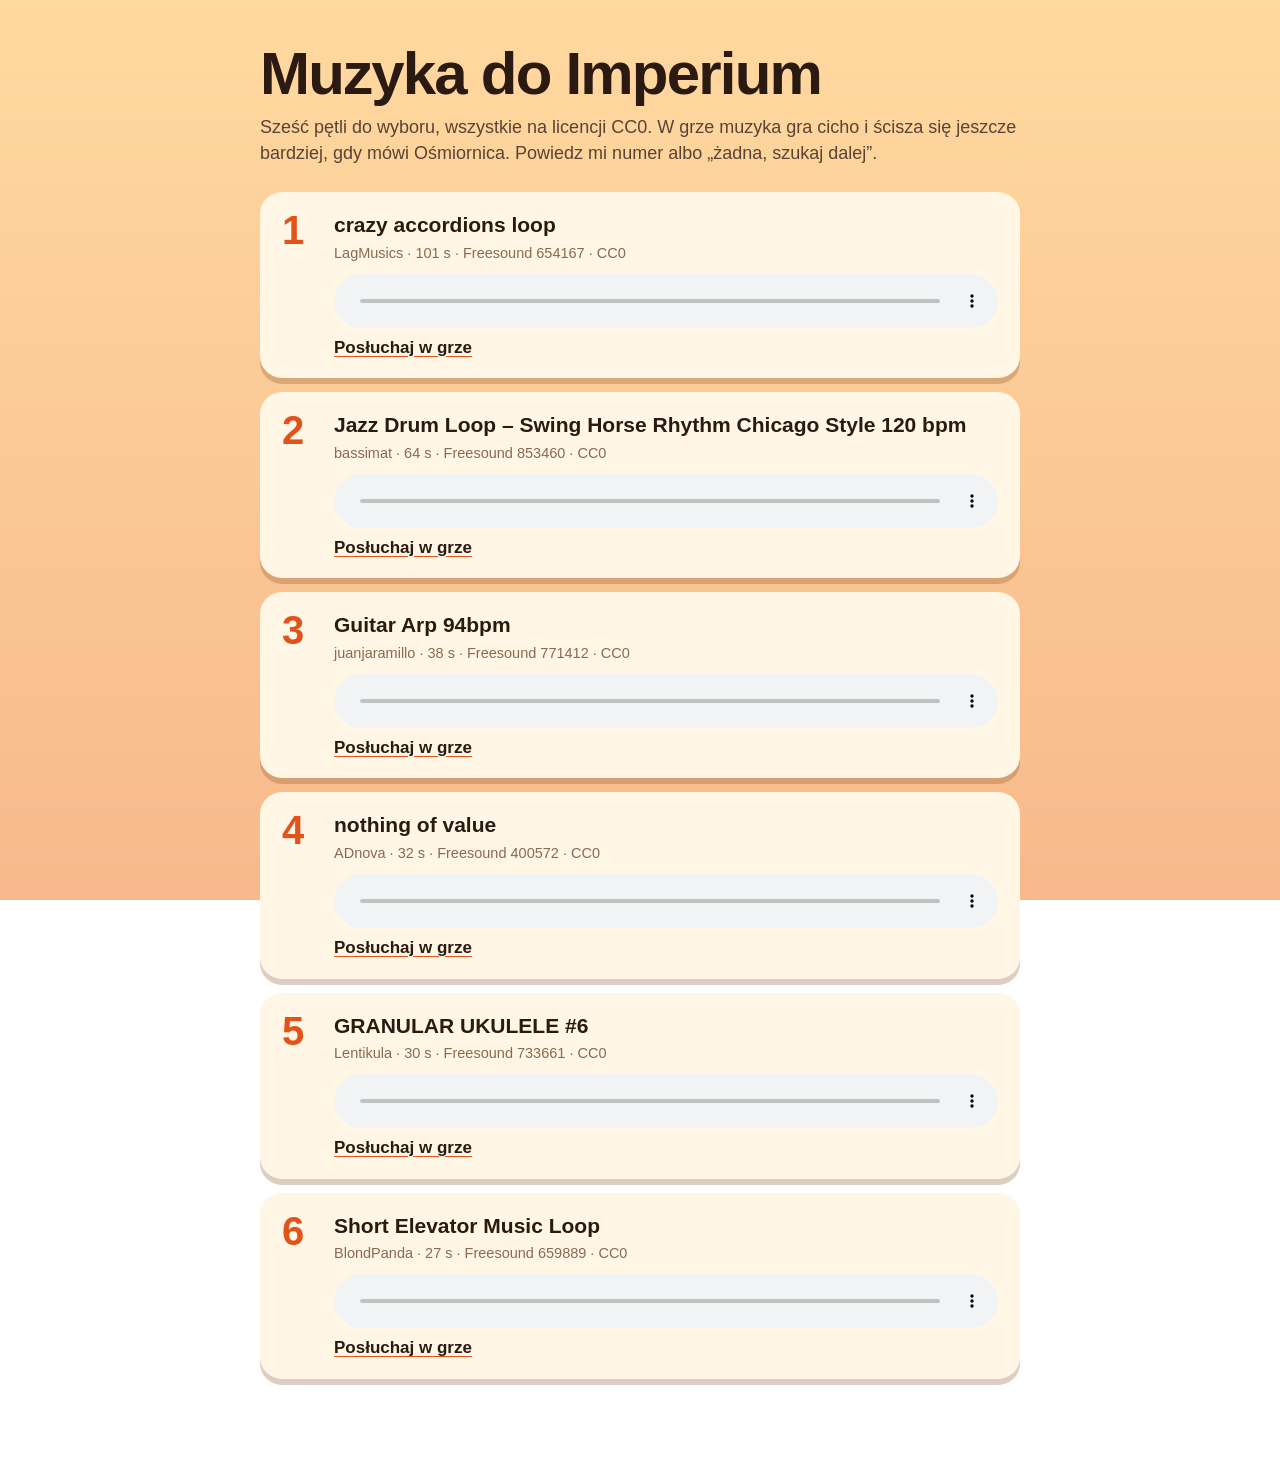
<file: Niepotrzebne/muzyka.html>
<!doctype html>
<!-- Imperium Gzowianskie: background music candidates to audition, all CC0 loops from freesound.org. -->
<html lang="pl">
<head>
<meta charset="utf-8">
<meta name="viewport" content="width=device-width,initial-scale=1">
<title>Imperium Gzowiańskie · muzyka</title>
<style>
body{margin:0;background:linear-gradient(180deg,#ffd9a0,#f7b98b) fixed;color:#2a1a12;font:17px/1.45 ui-rounded,"SF Pro Rounded",-apple-system,sans-serif;-webkit-font-smoothing:antialiased}
main{max-width:760px;margin:0 auto;padding:44px 22px 80px}
h1{font-size:clamp(36px,7vw,60px);line-height:1;letter-spacing:-.03em;margin:0 0 10px}
.lead{font-size:18px;color:#5b4233;margin:0 0 26px}
article{display:flex;gap:18px;align-items:flex-start;background:#fff6e6;border-radius:22px;padding:18px 22px;margin:0 0 14px;box-shadow:0 6px 0 rgba(120,60,20,.25)}
article>b{font-size:40px;font-weight:800;line-height:1;color:#e2531b;min-width:34px}
article div{flex:1;min-width:0}
h2{font-size:21px;margin:0 0 2px}
p{margin:0 0 10px;color:#8a6a52;font-size:14.5px}
audio{display:block;width:100%;margin-bottom:8px}
a{color:#2a1a12;font-weight:800;text-decoration-color:#e2531b;text-underline-offset:3px}
</style>
</head>
<body>
<main>
<h1>Muzyka do Imperium</h1>
<p class="lead">Sześć pętli do wyboru, wszystkie na licencji CC0. W grze muzyka gra cicho i ścisza się jeszcze bardziej, gdy mówi Ośmiornica. Powiedz mi numer albo „żadna, szukaj dalej”.</p>
<article><b>1</b><div><h2>crazy accordions loop</h2><p>LagMusics · 101 s · Freesound 654167 · CC0</p><audio controls loop preload="none" src="muzyka-src/654167.mp3"></audio><a href="../?muzyka=654167">Posłuchaj w grze</a></div></article><article><b>2</b><div><h2>Jazz Drum Loop – Swing Horse Rhythm Chicago Style 120 bpm</h2><p>bassimat · 64 s · Freesound 853460 · CC0</p><audio controls loop preload="none" src="muzyka-src/853460.mp3"></audio><a href="../?muzyka=853460">Posłuchaj w grze</a></div></article><article><b>3</b><div><h2>Guitar Arp 94bpm</h2><p>juanjaramillo · 38 s · Freesound 771412 · CC0</p><audio controls loop preload="none" src="muzyka-src/771412.mp3"></audio><a href="../?muzyka=771412">Posłuchaj w grze</a></div></article><article><b>4</b><div><h2>nothing of value</h2><p>ADnova · 32 s · Freesound 400572 · CC0</p><audio controls loop preload="none" src="muzyka-src/400572.mp3"></audio><a href="../?muzyka=400572">Posłuchaj w grze</a></div></article><article><b>5</b><div><h2>GRANULAR UKULELE #6</h2><p>Lentikula · 30 s · Freesound 733661 · CC0</p><audio controls loop preload="none" src="muzyka-src/733661.mp3"></audio><a href="../?muzyka=733661">Posłuchaj w grze</a></div></article><article><b>6</b><div><h2>Short Elevator Music Loop</h2><p>BlondPanda · 27 s · Freesound 659889 · CC0</p><audio controls loop preload="none" src="muzyka-src/659889.mp3"></audio><a href="../?muzyka=659889">Posłuchaj w grze</a></div></article>
</main>
</body>
</html>
</file>
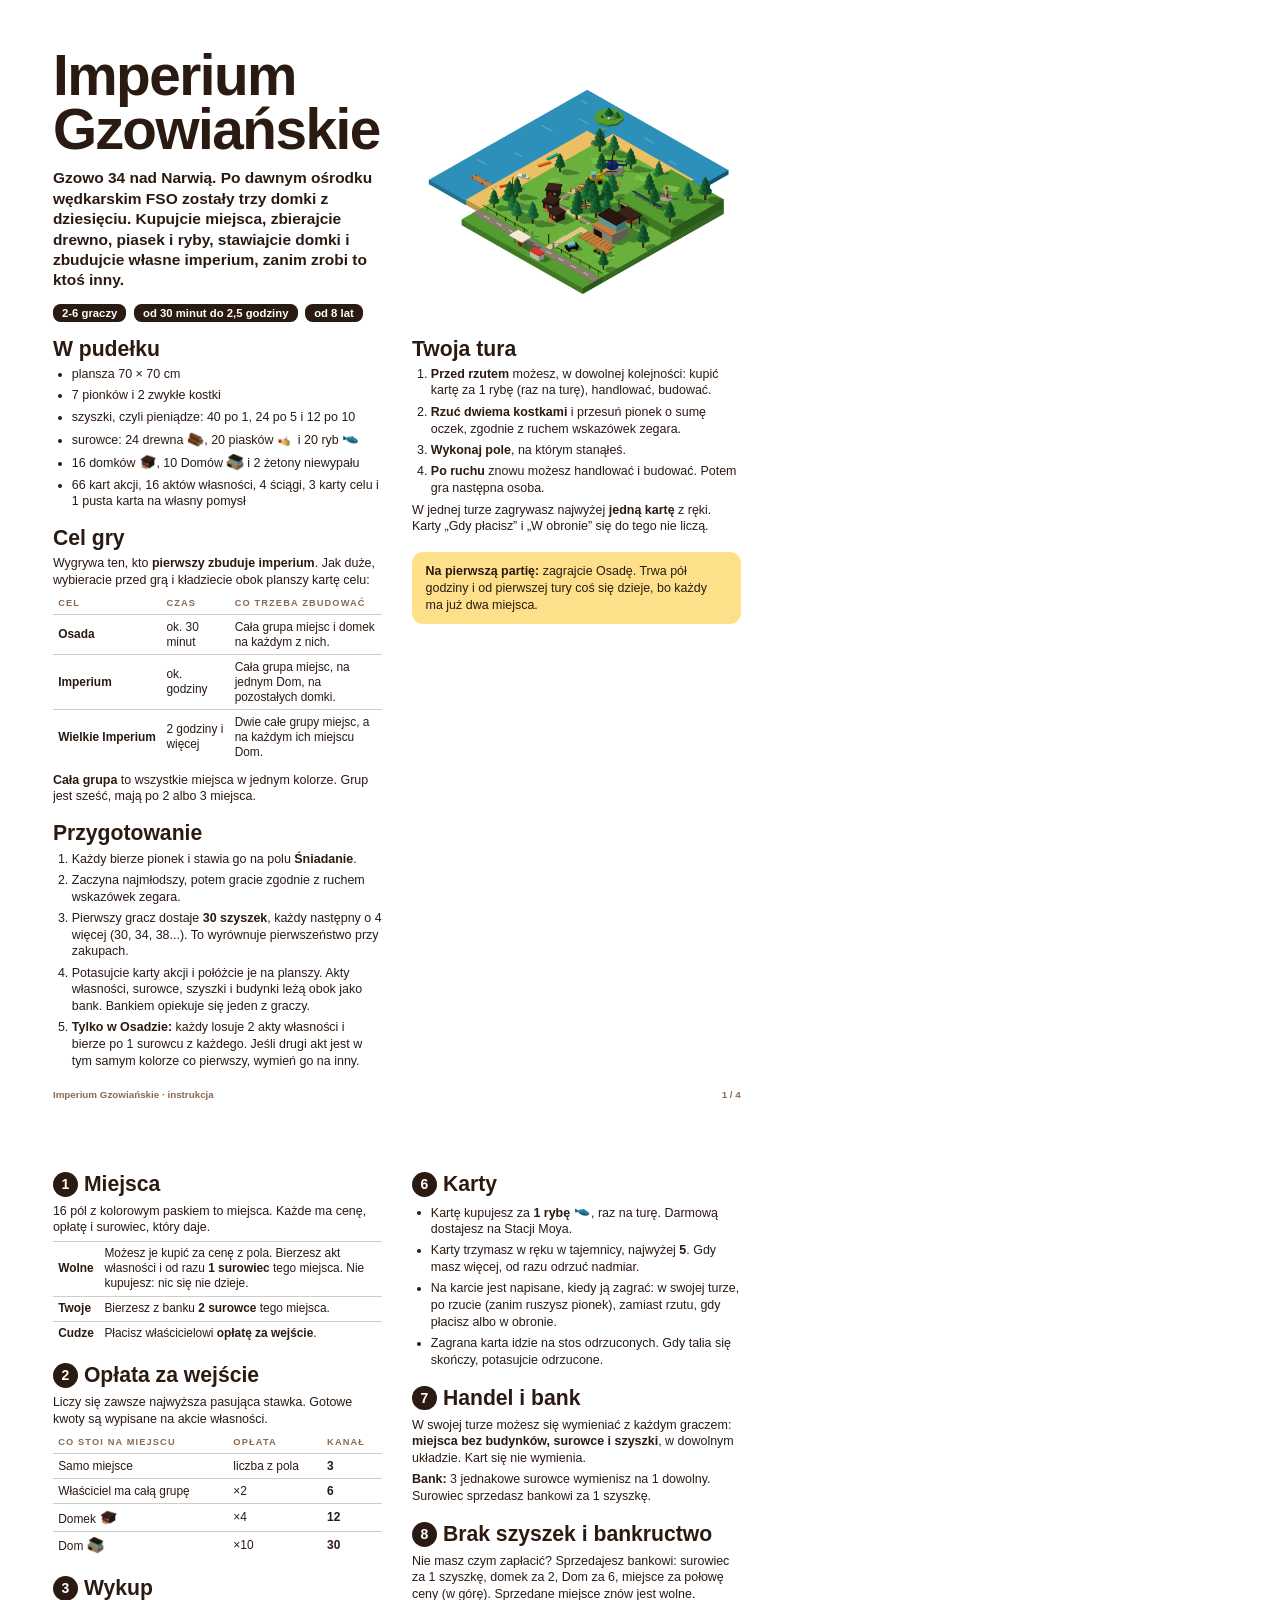
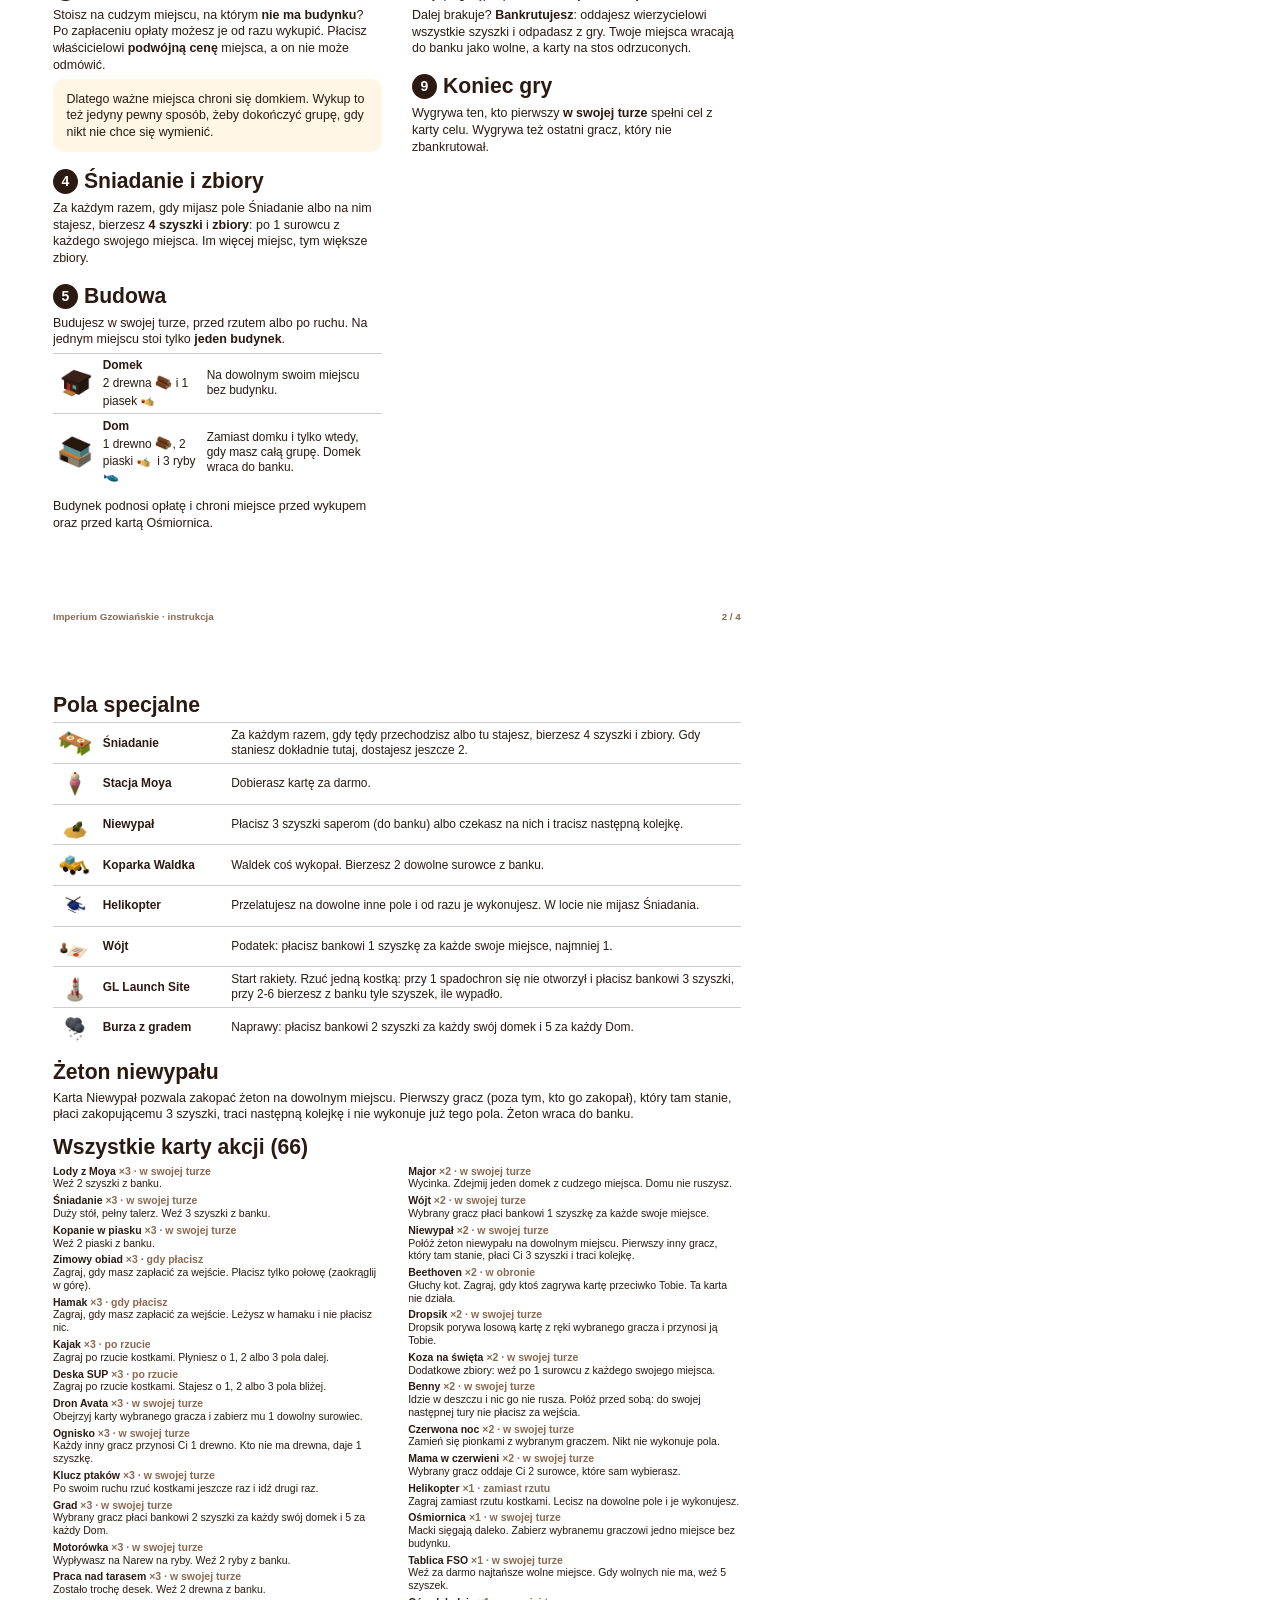
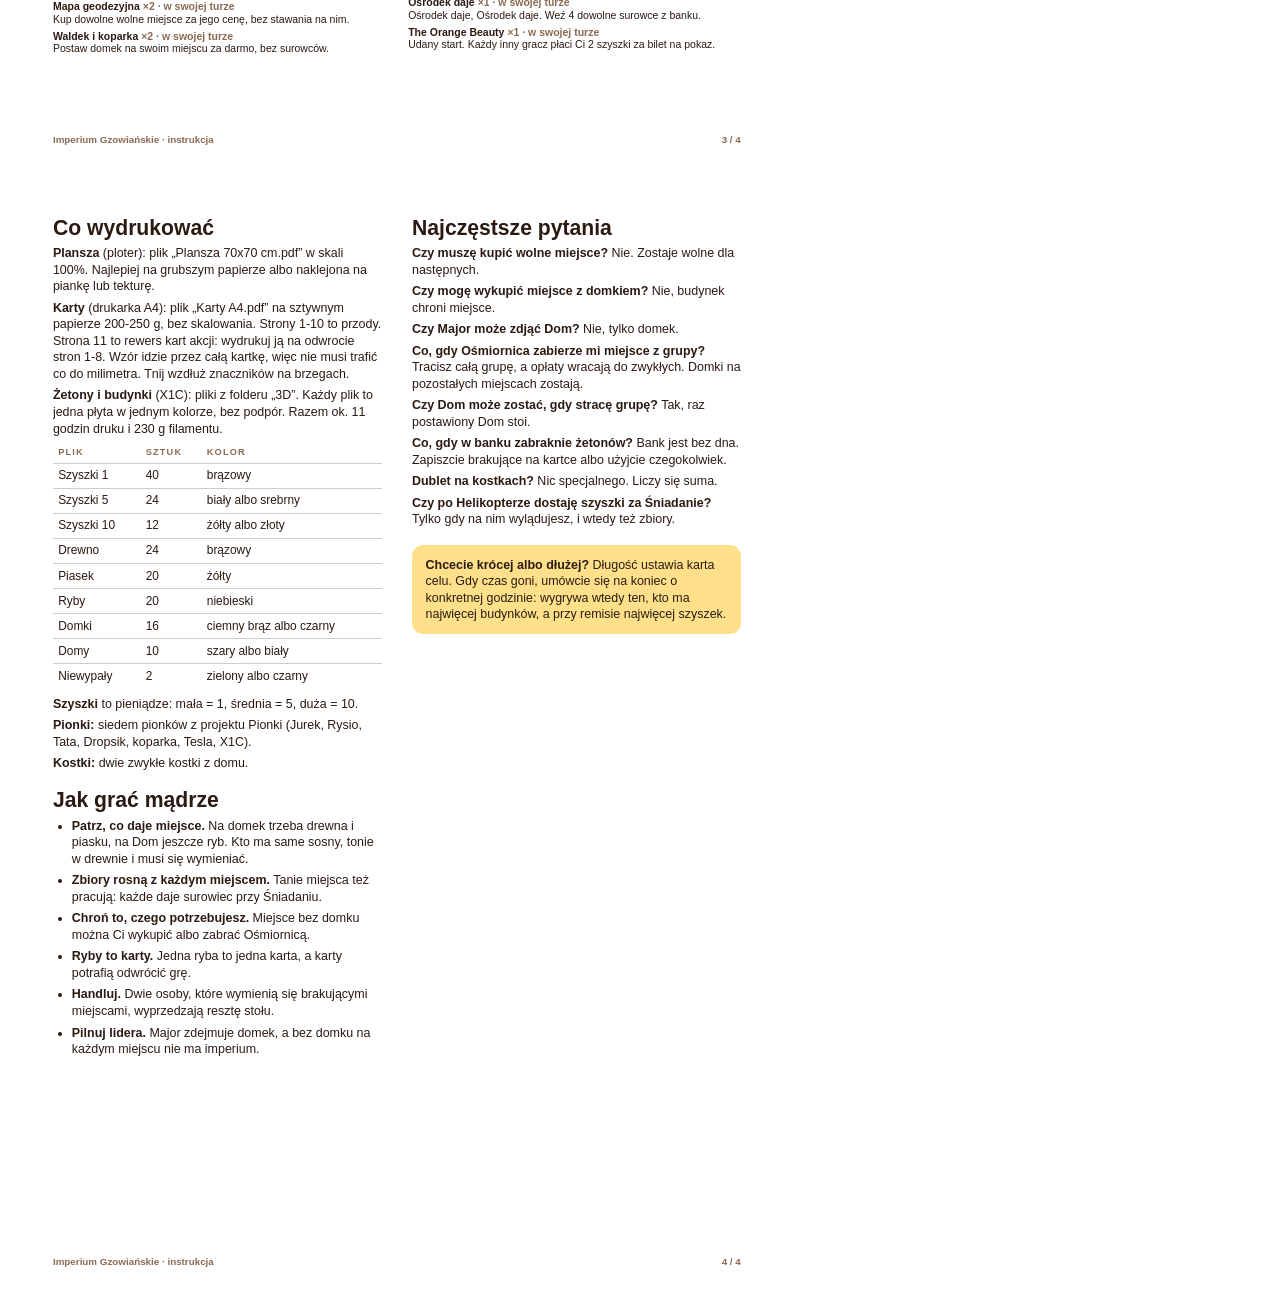
<file: planszowka/druk/instrukcja.html>
<!doctype html>
<!-- Imperium Gzowianskie board game: the rulebook on A4, numbers taken from gra.mjs. -->
<html lang="pl">
<head>
<meta charset="utf-8">
<title>Imperium Gzowiańskie: instrukcja</title>
<style>
@page{size:A4;margin:0}
:root{--ink:#2a1a12;--cream:#fff6e6;--soft:#f6e3c2;--mute:#8a6a52;--acc:#e2531b;--font:ui-rounded,"SF Pro Rounded",-apple-system,"Helvetica Neue",Arial,sans-serif}
*{box-sizing:border-box;-webkit-print-color-adjust:exact;print-color-adjust:exact}
html,body{margin:0;padding:0;background:#fff;font-family:var(--font);color:var(--ink)}
.page{position:relative;width:210mm;height:297mm;padding:13mm 14mm 12mm;page-break-after:always;overflow:hidden}
.page:last-child{page-break-after:auto}
.fit{height:272mm;overflow:hidden}
.cols{column-count:2;column-gap:8mm;column-fill:auto;height:100%}
.pn{position:absolute;left:14mm;right:14mm;bottom:6mm;font-size:2.6mm;font-weight:700;color:var(--mute);display:flex;justify-content:space-between}
h1{margin:0;font-size:15mm;line-height:.95;font-weight:900;letter-spacing:-.4mm}
.lead{font-size:4.1mm;line-height:1.32;font-weight:600;margin:3mm 0 0}
.hero{display:flex;gap:6mm;align-items:center;margin-bottom:4mm}
.hero img{width:86mm;flex:none}
.meta{display:flex;gap:2mm;margin-top:3.4mm;font-size:3mm;font-weight:800}
.meta span{background:var(--ink);color:#fff;border-radius:2mm;padding:.9mm 2.4mm}
h2{margin:0 0 1.6mm;font-size:5.6mm;line-height:1.05;font-weight:900;break-after:avoid}
h2 span{display:inline-block;background:var(--ink);color:#fff;border-radius:50%;width:6.6mm;height:6.6mm;line-height:6.6mm;text-align:center;font-size:3.7mm;margin-right:1.6mm;vertical-align:.4mm}
section{break-inside:avoid;margin:0 0 4.6mm}
p,li{font-size:3.3mm;line-height:1.33;font-weight:500;margin:0 0 1.3mm}
ul,ol{margin:0 0 1.3mm;padding-left:5mm}
b{font-weight:800}
.box{background:var(--cream);border-radius:3mm;padding:3mm 3.6mm;margin:1.6mm 0 2mm}
.box p:last-child{margin-bottom:0}
.tip{background:#ffe08a}
table{width:100%;border-collapse:collapse;font-size:3.15mm;line-height:1.26;margin:1mm 0 2mm}
td,th{padding:1.2mm 1.4mm;border-top:.25mm solid rgba(42,26,18,.22);vertical-align:middle;text-align:left;font-weight:500}
th{font-size:2.45mm;letter-spacing:.3mm;text-transform:uppercase;color:var(--mute);font-weight:800;border-top:0}
td:first-child b{white-space:nowrap}
td img{width:9mm;height:9mm;display:block}
.ic{display:inline-block;width:4.6mm;height:4.6mm;vertical-align:-1mm}
.cards{column-count:2;column-gap:6mm;font-size:2.78mm}
.cards div{break-inside:avoid;margin:0 0 1.05mm;line-height:1.22;font-weight:500}
.cards i{font-style:normal;font-weight:800;color:var(--mute)}
.wide section{break-inside:avoid;margin-bottom:3.6mm}
.wide td{padding:.75mm 1.4mm}
</style>
</head>
<body>
<script type="module">
import { FIELDS, GROUPS, RES, RULES, MODES, CARDS, COPIES, RARITY, WHEN, TOKENS, feeOf } from '../gra.mjs'
const I = n => `<img class="ic" src="../art/ikony/${n}.png" alt="">`
const P = n => `../art/ikony/${n}.png`
const total = CARDS.reduce((a, c) => a + COPIES[c.rarity], 0)
const ex = FIELDS.find(f => f.id === 'kanal')
const SPECIAL = [
  ['start', 'Śniadanie', `Za każdym razem, gdy tędy przechodzisz albo tu stajesz, bierzesz ${RULES.salary} szyszki i zbiory. Gdy staniesz dokładnie tutaj, dostajesz jeszcze ${RULES.startExact}.`],
  ['moya', 'Stacja Moya', 'Dobierasz kartę za darmo.'],
  ['niewypal', 'Niewypał', `Płacisz ${RULES.saperzy} szyszki saperom (do banku) albo czekasz na nich i tracisz następną kolejkę.`],
  ['koparka', 'Koparka Waldka', `Waldek coś wykopał. Bierzesz ${RULES.koparka} dowolne surowce z banku.`],
  ['heli', 'Helikopter', 'Przelatujesz na dowolne inne pole i od razu je wykonujesz. W locie nie mijasz Śniadania.'],
  ['wojt', 'Wójt', `Podatek: płacisz bankowi ${RULES.wojtPerPlace} szyszkę za każde swoje miejsce, najmniej 1.`],
  ['rakieta', 'GL Launch Site', `Start rakiety. Rzuć jedną kostką: przy 1 spadochron się nie otworzył i płacisz bankowi ${-RULES.rakieta[0]} szyszki, przy 2-6 bierzesz z banku tyle szyszek, ile wypadło.`],
  ['grad', 'Burza z gradem', `Naprawy: płacisz bankowi ${RULES.gradCabin} szyszki za każdy swój domek i ${RULES.gradHouse} za każdy Dom.`],
]
const modes = Object.values(MODES).map(m => `<tr><td><b>${m.name}</b></td><td>${m.time}</td><td>${m.goal}</td></tr>`).join('')
const page = (n, html, cls = '') => `<div class="page"><div class="fit ${cls}" data-fit="strona-${n}">${html}</div><div class="pn"><span>Imperium Gzowiańskie · instrukcja</span><span>${n} / 4</span></div></div>`

const p1 = `<div class="hero"><div><h1>Imperium Gzowiańskie</h1><p class="lead">Gzowo 34 nad Narwią. Po dawnym ośrodku wędkarskim FSO zostały trzy domki z dziesięciu. Kupujcie miejsca, zbierajcie drewno, piasek i ryby, stawiajcie domki i zbudujcie własne imperium, zanim zrobi to ktoś inny.</p><div class="meta"><span>2-6 graczy</span><span>od 30 minut do 2,5 godziny</span><span>od 8 lat</span></div></div><img src="../art/dzialka.png" alt=""></div>
<div class="cols" style="height:196mm">
<section><h2>W pudełku</h2><ul>
<li>plansza 70 × 70 cm</li><li>7 pionków i 2 zwykłe kostki</li>
<li>szyszki, czyli pieniądze: ${TOKENS.szyszka1} po 1, ${TOKENS.szyszka5} po 5 i ${TOKENS.szyszka10} po 10</li>
<li>surowce: ${TOKENS.drewno} drewna ${I('drewno')}, ${TOKENS.piasek} piasków ${I('piasek')} i ${TOKENS.ryby} ryb ${I('ryby')}</li>
<li>${TOKENS.domek} domków ${I('domek')}, ${TOKENS.dom} Domów ${I('dom')} i ${TOKENS.niewypal} żetony niewypału</li>
<li>${total} kart akcji, 16 aktów własności, 4 ściągi, 3 karty celu i 1 pusta karta na własny pomysł</li></ul></section>
<section><h2>Cel gry</h2><p>Wygrywa ten, kto <b>pierwszy zbuduje imperium</b>. Jak duże, wybieracie przed grą i kładziecie obok planszy kartę celu:</p>
<table><tr><th>Cel</th><th>Czas</th><th>Co trzeba zbudować</th></tr>${modes}</table>
<p><b>Cała grupa</b> to wszystkie miejsca w jednym kolorze. Grup jest sześć, mają po 2 albo 3 miejsca.</p></section>
<section><h2>Przygotowanie</h2><ol>
<li>Każdy bierze pionek i stawia go na polu <b>Śniadanie</b>.</li>
<li>Zaczyna najmłodszy, potem gracie zgodnie z ruchem wskazówek zegara.</li>
<li>Pierwszy gracz dostaje <b>${RULES.startMoney} szyszek</b>, każdy następny o ${RULES.seatBonus} więcej (${[0, 1, 2].map(k => RULES.startMoney + k * RULES.seatBonus).join(', ')}...). To wyrównuje pierwszeństwo przy zakupach.</li>
<li>Potasujcie karty akcji i połóżcie je na planszy. Akty własności, surowce, szyszki i budynki leżą obok jako bank. Bankiem opiekuje się jeden z graczy.</li>
<li><b>Tylko w Osadzie:</b> każdy losuje ${MODES.szybka.deal} akty własności i bierze po 1 surowcu z każdego. Jeśli drugi akt jest w tym samym kolorze co pierwszy, wymień go na inny.</li></ol></section>
<section><h2>Twoja tura</h2><ol>
<li><b>Przed rzutem</b> możesz, w dowolnej kolejności: kupić kartę za 1 rybę (raz na turę), handlować, budować.</li>
<li><b>Rzuć dwiema kostkami</b> i przesuń pionek o sumę oczek, zgodnie z ruchem wskazówek zegara.</li>
<li><b>Wykonaj pole</b>, na którym stanąłeś.</li>
<li><b>Po ruchu</b> znowu możesz handlować i budować. Potem gra następna osoba.</li></ol>
<p>W jednej turze zagrywasz najwyżej <b>jedną kartę</b> z ręki. Karty „Gdy płacisz” i „W obronie” się do tego nie liczą.</p></section>
<section><div class="box tip"><p><b>Na pierwszą partię:</b> zagrajcie Osadę. Trwa pół godziny i od pierwszej tury coś się dzieje, bo każdy ma już dwa miejsca.</p></div></section>
</div>`

const p2 = `<div class="cols">
<section><h2><span>1</span>Miejsca</h2><p>16 pól z kolorowym paskiem to miejsca. Każde ma cenę, opłatę i surowiec, który daje.</p>
<table>
<tr><td><b>Wolne</b></td><td>Możesz je kupić za cenę z pola. Bierzesz akt własności i od razu <b>${RULES.buyBonus} surowiec</b> tego miejsca. Nie kupujesz: nic się nie dzieje.</td></tr>
<tr><td><b>Twoje</b></td><td>Bierzesz z banku <b>${RULES.ownLanding} surowce</b> tego miejsca.</td></tr>
<tr><td><b>Cudze</b></td><td>Płacisz właścicielowi <b>opłatę za wejście</b>.</td></tr></table></section>
<section><h2><span>2</span>Opłata za wejście</h2><p>Liczy się zawsze najwyższa pasująca stawka. Gotowe kwoty są wypisane na akcie własności.</p>
<table><tr><th>Co stoi na miejscu</th><th>Opłata</th><th>${ex.name}</th></tr>
<tr><td>Samo miejsce</td><td>liczba z pola</td><td><b>${feeOf(ex, 0, false)}</b></td></tr>
<tr><td>Właściciel ma całą grupę</td><td>×${RULES.feeGroup}</td><td><b>${feeOf(ex, 0, true)}</b></td></tr>
<tr><td>Domek ${I('domek')}</td><td>×${RULES.feeCabin}</td><td><b>${feeOf(ex, 1, true)}</b></td></tr>
<tr><td>Dom ${I('dom')}</td><td>×${RULES.feeHouse}</td><td><b>${feeOf(ex, 2, true)}</b></td></tr></table></section>
<section><h2><span>3</span>Wykup</h2><p>Stoisz na cudzym miejscu, na którym <b>nie ma budynku</b>? Po zapłaceniu opłaty możesz je od razu wykupić. Płacisz właścicielowi <b>podwójną cenę</b> miejsca, a on nie może odmówić.</p>
<div class="box"><p>Dlatego ważne miejsca chroni się domkiem. Wykup to też jedyny pewny sposób, żeby dokończyć grupę, gdy nikt nie chce się wymienić.</p></div></section>
<section><h2><span>4</span>Śniadanie i zbiory</h2><p>Za każdym razem, gdy mijasz pole Śniadanie albo na nim stajesz, bierzesz <b>${RULES.salary} szyszki</b> i <b>zbiory</b>: po 1 surowcu z każdego swojego miejsca. Im więcej miejsc, tym większe zbiory.</p></section>
<section><h2><span>5</span>Budowa</h2><p>Budujesz w swojej turze, przed rzutem albo po ruchu. Na jednym miejscu stoi tylko <b>jeden budynek</b>.</p>
<table>
<tr><td><img src="${P('domek')}" alt=""></td><td><b>Domek</b><br>${RULES.cabin.drewno} drewna ${I('drewno')} i ${RULES.cabin.piasek} piasek ${I('piasek')}</td><td>Na dowolnym swoim miejscu bez budynku.</td></tr>
<tr><td><img src="${P('dom')}" alt=""></td><td><b>Dom</b><br>${RULES.house.drewno} drewno ${I('drewno')}, ${RULES.house.piasek} piaski ${I('piasek')} i ${RULES.house.ryby} ryby ${I('ryby')}</td><td>Zamiast domku i tylko wtedy, gdy masz całą grupę. Domek wraca do banku.</td></tr></table>
<p>Budynek podnosi opłatę i chroni miejsce przed wykupem oraz przed kartą Ośmiornica.</p></section>
<section><h2><span>6</span>Karty</h2><ul>
<li>Kartę kupujesz za <b>1 rybę</b> ${I('ryby')}, raz na turę. Darmową dostajesz na Stacji Moya.</li>
<li>Karty trzymasz w ręku w tajemnicy, najwyżej <b>${RULES.handLimit}</b>. Gdy masz więcej, od razu odrzuć nadmiar.</li>
<li>Na karcie jest napisane, kiedy ją zagrać: w swojej turze, po rzucie (zanim ruszysz pionek), zamiast rzutu, gdy płacisz albo w obronie.</li>
<li>Zagrana karta idzie na stos odrzuconych. Gdy talia się skończy, potasujcie odrzucone.</li></ul></section>
<section><h2><span>7</span>Handel i bank</h2><p>W swojej turze możesz się wymieniać z każdym graczem: <b>miejsca bez budynków, surowce i szyszki</b>, w dowolnym układzie. Kart się nie wymienia.</p>
<p><b>Bank:</b> ${RULES.bankTrade} jednakowe surowce wymienisz na 1 dowolny. Surowiec sprzedasz bankowi za ${RULES.sellRes} szyszkę.</p></section>
<section><h2><span>8</span>Brak szyszek i bankructwo</h2><p>Nie masz czym zapłacić? Sprzedajesz bankowi: surowiec za ${RULES.sellRes} szyszkę, domek za ${RULES.sellCabin}, Dom za ${RULES.sellHouse}, miejsce za połowę ceny (w górę). Sprzedane miejsce znów jest wolne.</p>
<p>Dalej brakuje? <b>Bankrutujesz</b>: oddajesz wierzycielowi wszystkie szyszki i odpadasz z gry. Twoje miejsca wracają do banku jako wolne, a karty na stos odrzuconych.</p></section>
<section><h2><span>9</span>Koniec gry</h2><p>Wygrywa ten, kto pierwszy <b>w swojej turze</b> spełni cel z karty celu. Wygrywa też ostatni gracz, który nie zbankrutował.</p></section>
</div>`

const p3 = `<div class="wide"><section><h2>Pola specjalne</h2><table>${SPECIAL.map(([ic, name, text]) => `<tr><td style="width:11mm"><img src="${P(ic)}" alt=""></td><td style="width:34mm"><b>${name}</b></td><td>${text}</td></tr>`).join('')}</table></section>
<section><h2>Żeton niewypału</h2><p>Karta Niewypał pozwala zakopać żeton na dowolnym miejscu. Pierwszy gracz (poza tym, kto go zakopał), który tam stanie, płaci zakopującemu ${RULES.saperzy} szyszki, traci następną kolejkę i nie wykonuje już tego pola. Żeton wraca do banku.</p></section>
<section><h2>Wszystkie karty akcji (${total})</h2><div class="cards">${CARDS.map(c => `<div><b>${c.name}</b> <i>×${COPIES[c.rarity]} · ${WHEN[c.when].toLowerCase()}</i><br>${c.text}</div>`).join('')}</div></section></div>`

const p4 = `<div class="cols">
<section><h2>Co wydrukować</h2>
<p><b>Plansza</b> (ploter): plik „Plansza 70x70 cm.pdf” w skali 100%. Najlepiej na grubszym papierze albo naklejona na piankę lub tekturę.</p>
<p><b>Karty</b> (drukarka A4): plik „Karty A4.pdf” na sztywnym papierze 200-250 g, bez skalowania. Strony 1-10 to przody. Strona 11 to rewers kart akcji: wydrukuj ją na odwrocie stron 1-8. Wzór idzie przez całą kartkę, więc nie musi trafić co do milimetra. Tnij wzdłuż znaczników na brzegach.</p>
<p><b>Żetony i budynki</b> (X1C): pliki z folderu „3D”. Każdy plik to jedna płyta w jednym kolorze, bez podpór. Razem ok. 11 godzin druku i 230 g filamentu.</p>
<table><tr><th>Plik</th><th>Sztuk</th><th>Kolor</th></tr>
<tr><td>Szyszki 1</td><td>${TOKENS.szyszka1}</td><td>brązowy</td></tr>
<tr><td>Szyszki 5</td><td>${TOKENS.szyszka5}</td><td>biały albo srebrny</td></tr>
<tr><td>Szyszki 10</td><td>${TOKENS.szyszka10}</td><td>żółty albo złoty</td></tr>
<tr><td>Drewno</td><td>${TOKENS.drewno}</td><td>brązowy</td></tr>
<tr><td>Piasek</td><td>${TOKENS.piasek}</td><td>żółty</td></tr>
<tr><td>Ryby</td><td>${TOKENS.ryby}</td><td>niebieski</td></tr>
<tr><td>Domki</td><td>${TOKENS.domek}</td><td>ciemny brąz albo czarny</td></tr>
<tr><td>Domy</td><td>${TOKENS.dom}</td><td>szary albo biały</td></tr>
<tr><td>Niewypały</td><td>${TOKENS.niewypal}</td><td>zielony albo czarny</td></tr></table>
<p><b>Szyszki</b> to pieniądze: mała = 1, średnia = 5, duża = 10.</p>
<p><b>Pionki:</b> siedem pionków z projektu Pionki (Jurek, Rysio, Tata, Dropsik, koparka, Tesla, X1C).</p>
<p><b>Kostki:</b> dwie zwykłe kostki z domu.</p></section>
<section><h2>Jak grać mądrze</h2><ul>
<li><b>Patrz, co daje miejsce.</b> Na domek trzeba drewna i piasku, na Dom jeszcze ryb. Kto ma same sosny, tonie w drewnie i musi się wymieniać.</li>
<li><b>Zbiory rosną z każdym miejscem.</b> Tanie miejsca też pracują: każde daje surowiec przy Śniadaniu.</li>
<li><b>Chroń to, czego potrzebujesz.</b> Miejsce bez domku można Ci wykupić albo zabrać Ośmiornicą.</li>
<li><b>Ryby to karty.</b> Jedna ryba to jedna karta, a karty potrafią odwrócić grę.</li>
<li><b>Handluj.</b> Dwie osoby, które wymienią się brakującymi miejscami, wyprzedzają resztę stołu.</li>
<li><b>Pilnuj lidera.</b> Major zdejmuje domek, a bez domku na każdym miejscu nie ma imperium.</li></ul></section>
<section><h2>Najczęstsze pytania</h2>
<p><b>Czy muszę kupić wolne miejsce?</b> Nie. Zostaje wolne dla następnych.</p>
<p><b>Czy mogę wykupić miejsce z domkiem?</b> Nie, budynek chroni miejsce.</p>
<p><b>Czy Major może zdjąć Dom?</b> Nie, tylko domek.</p>
<p><b>Co, gdy Ośmiornica zabierze mi miejsce z grupy?</b> Tracisz całą grupę, a opłaty wracają do zwykłych. Domki na pozostałych miejscach zostają.</p>
<p><b>Czy Dom może zostać, gdy stracę grupę?</b> Tak, raz postawiony Dom stoi.</p>
<p><b>Co, gdy w banku zabraknie żetonów?</b> Bank jest bez dna. Zapiszcie brakujące na kartce albo użyjcie czegokolwiek.</p>
<p><b>Dublet na kostkach?</b> Nic specjalnego. Liczy się suma.</p>
<p><b>Czy po Helikopterze dostaję szyszki za Śniadanie?</b> Tylko gdy na nim wylądujesz, i wtedy też zbiory.</p></section>
<section><div class="box tip"><p><b>Chcecie krócej albo dłużej?</b> Długość ustawia karta celu. Gdy czas goni, umówcie się na koniec o konkretnej godzinie: wygrywa wtedy ten, kto ma najwięcej budynków, a przy remisie najwięcej szyszek.</p></div></section>
</div>`
document.body.insertAdjacentHTML('afterbegin', page(1, p1) + page(2, p2) + page(3, p3) + page(4, p4))
await Promise.all([...document.images].map(im => im.decode().catch(() => {})))
window.ready = true
</script>
</body>
</html>
</file>
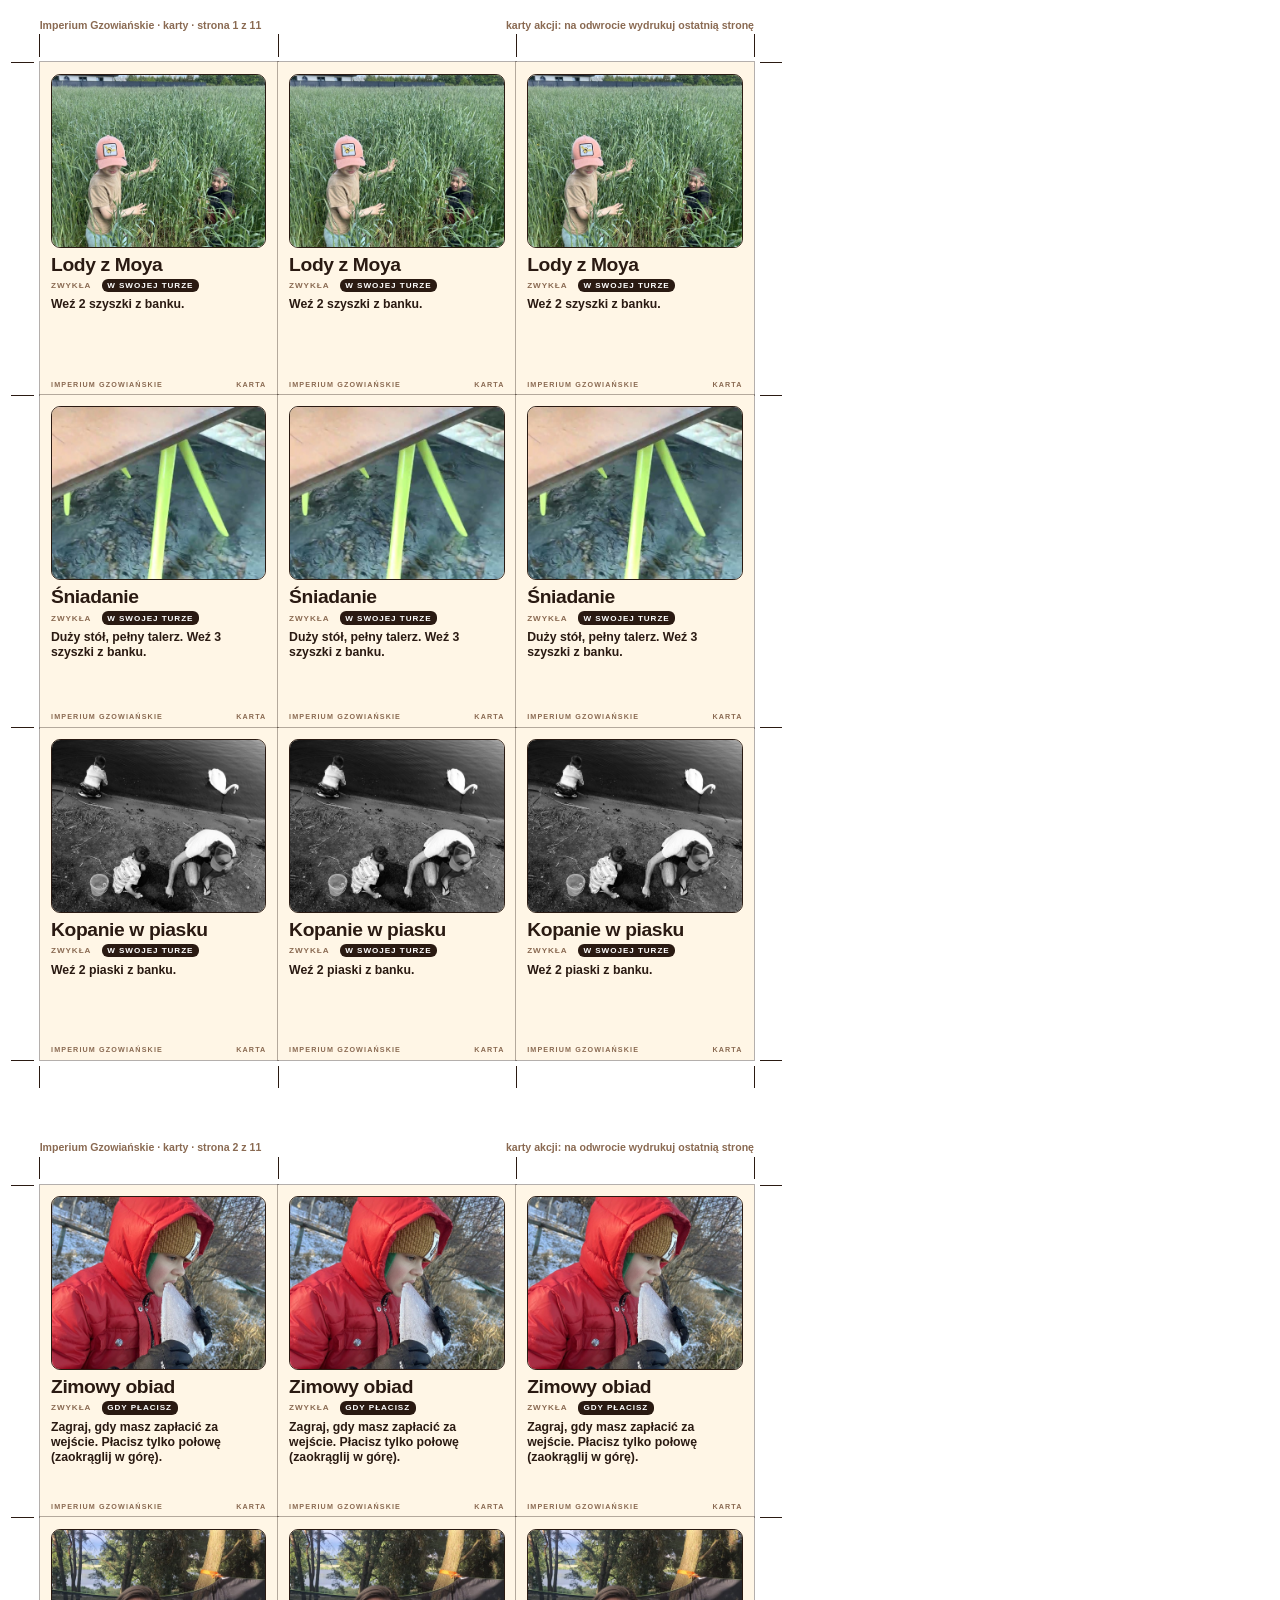
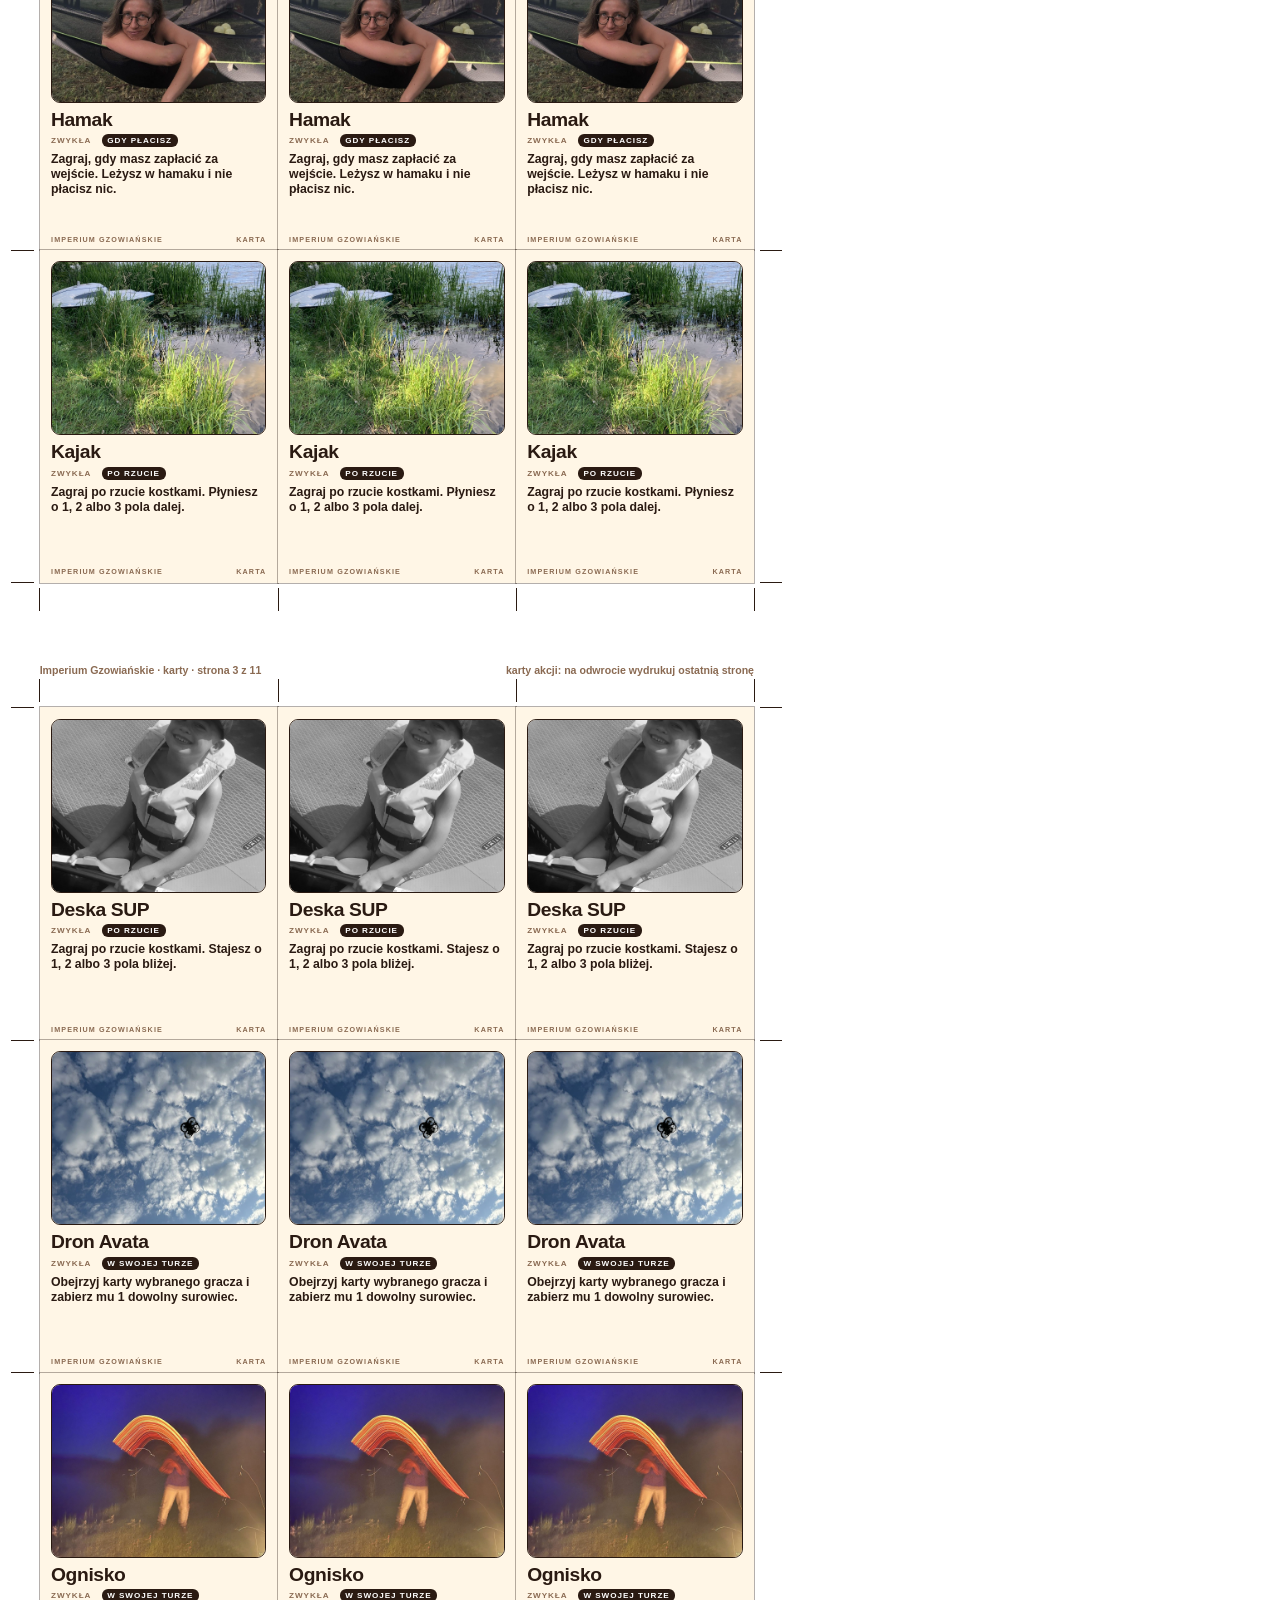
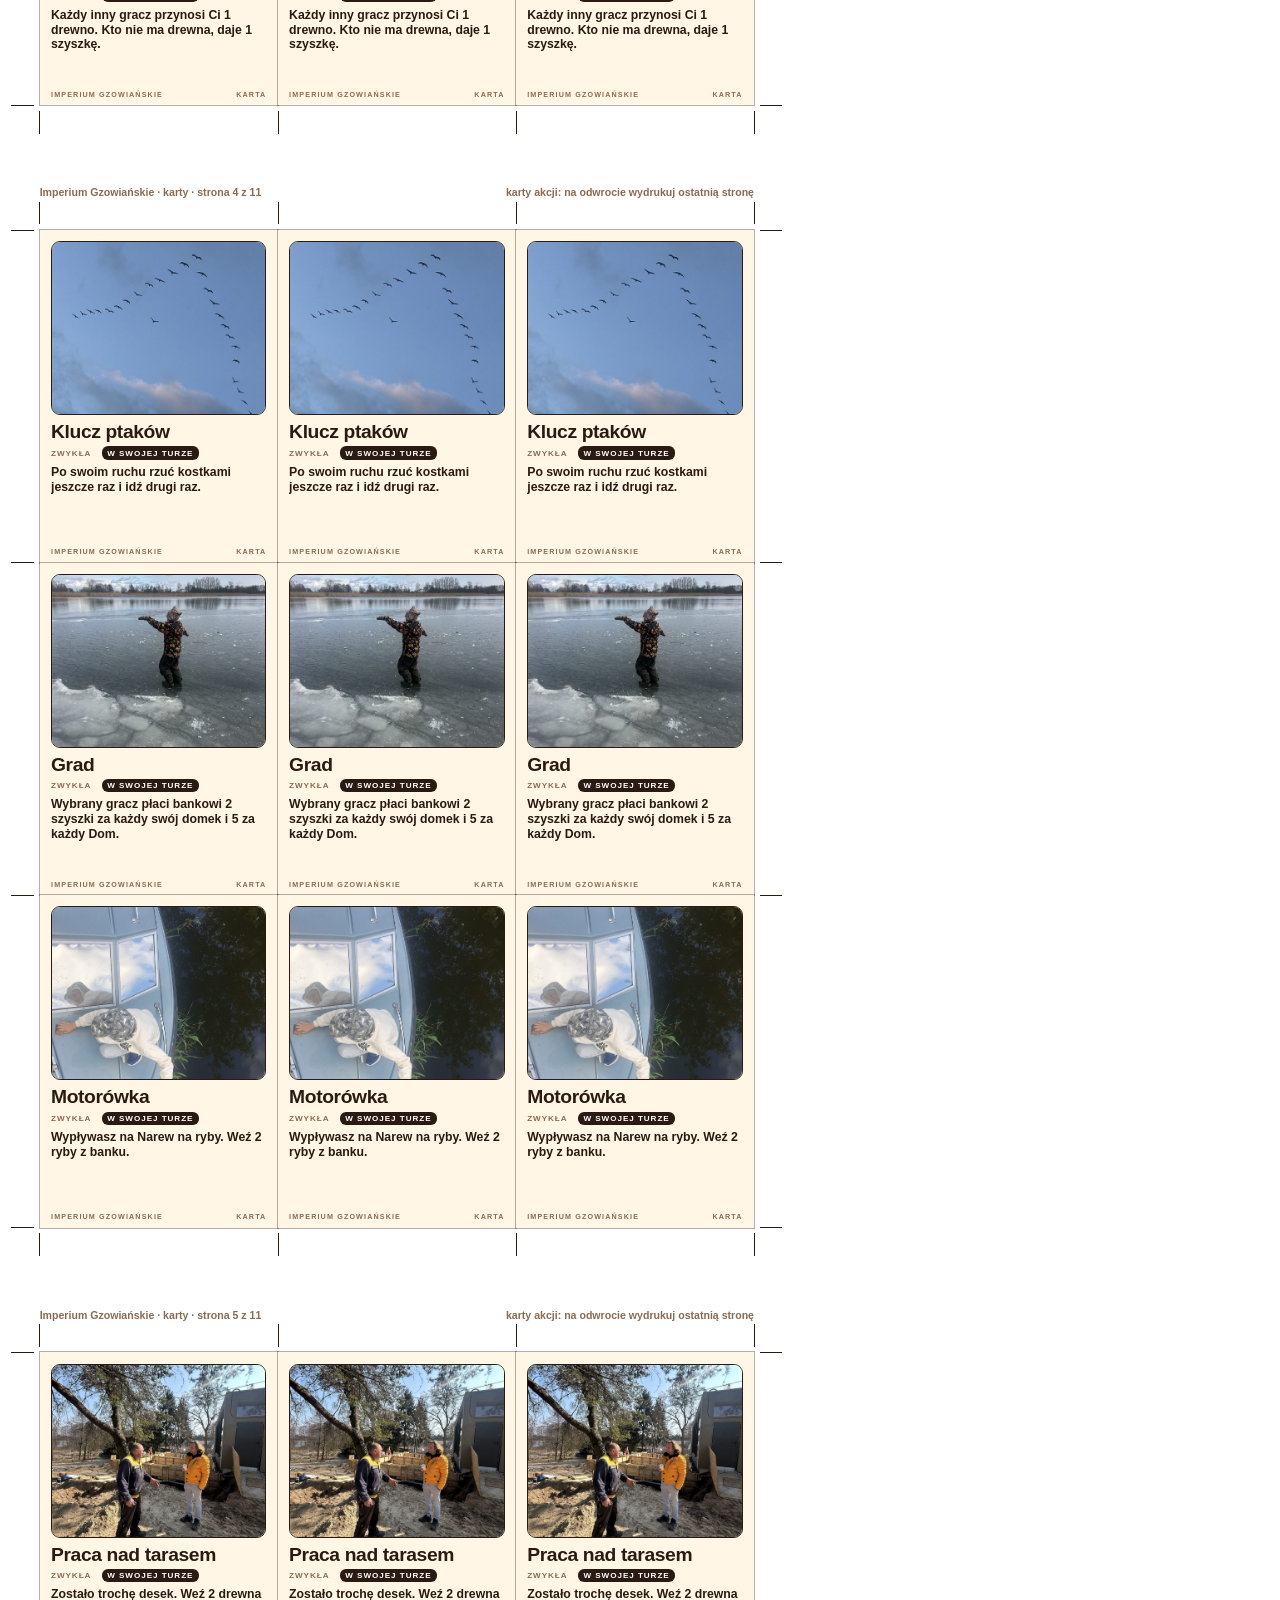
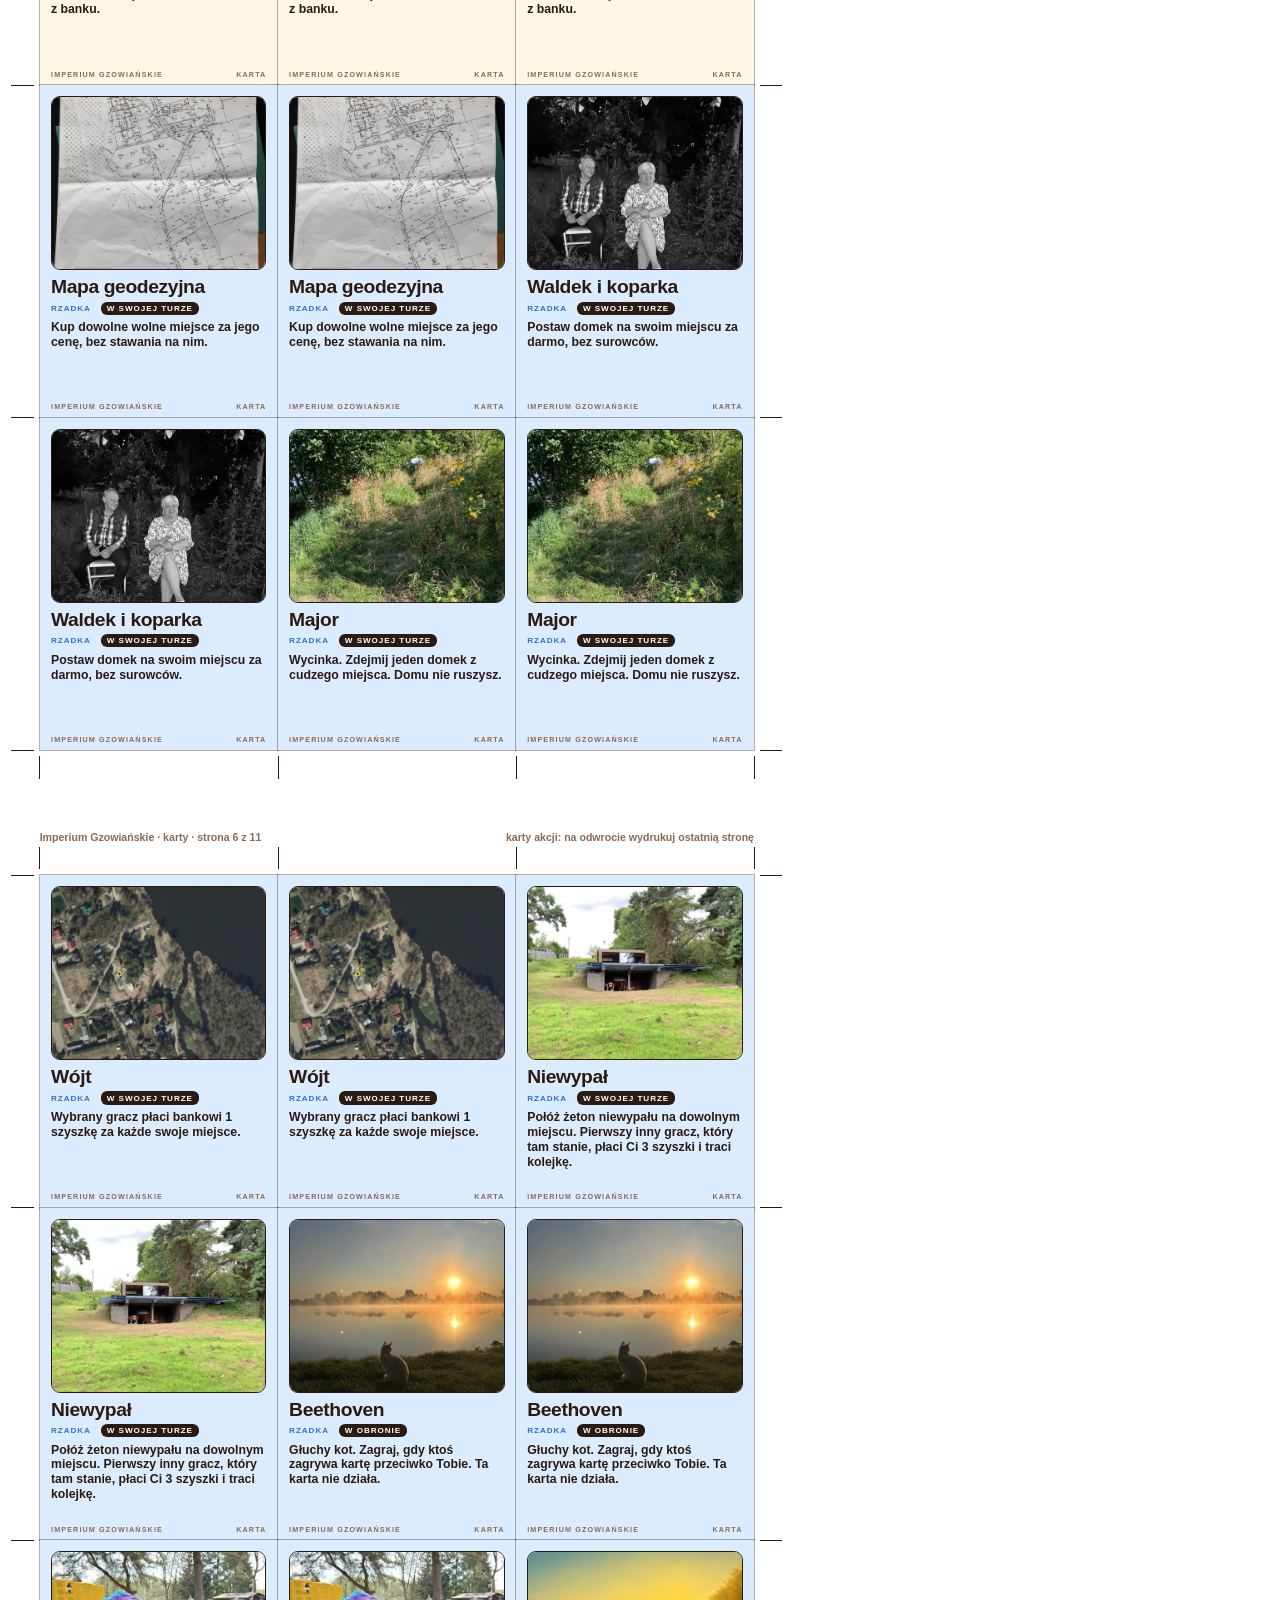
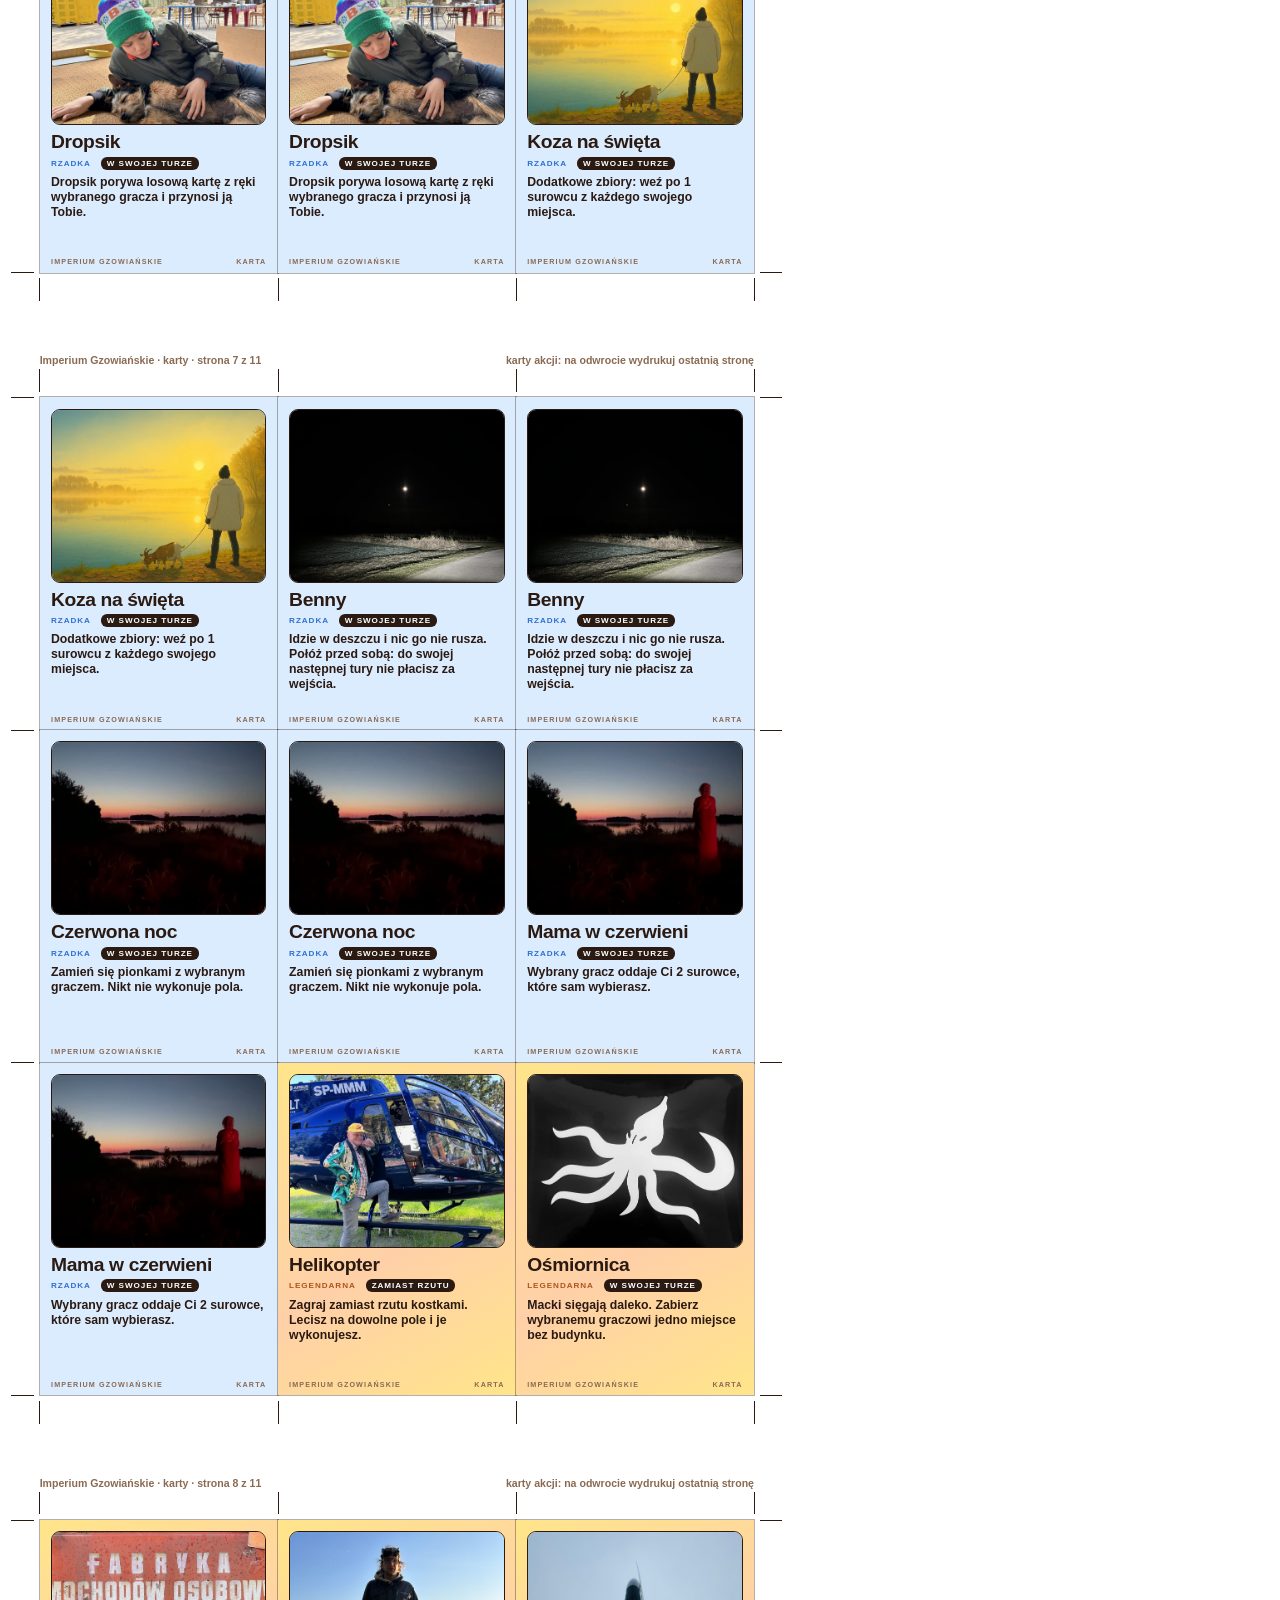
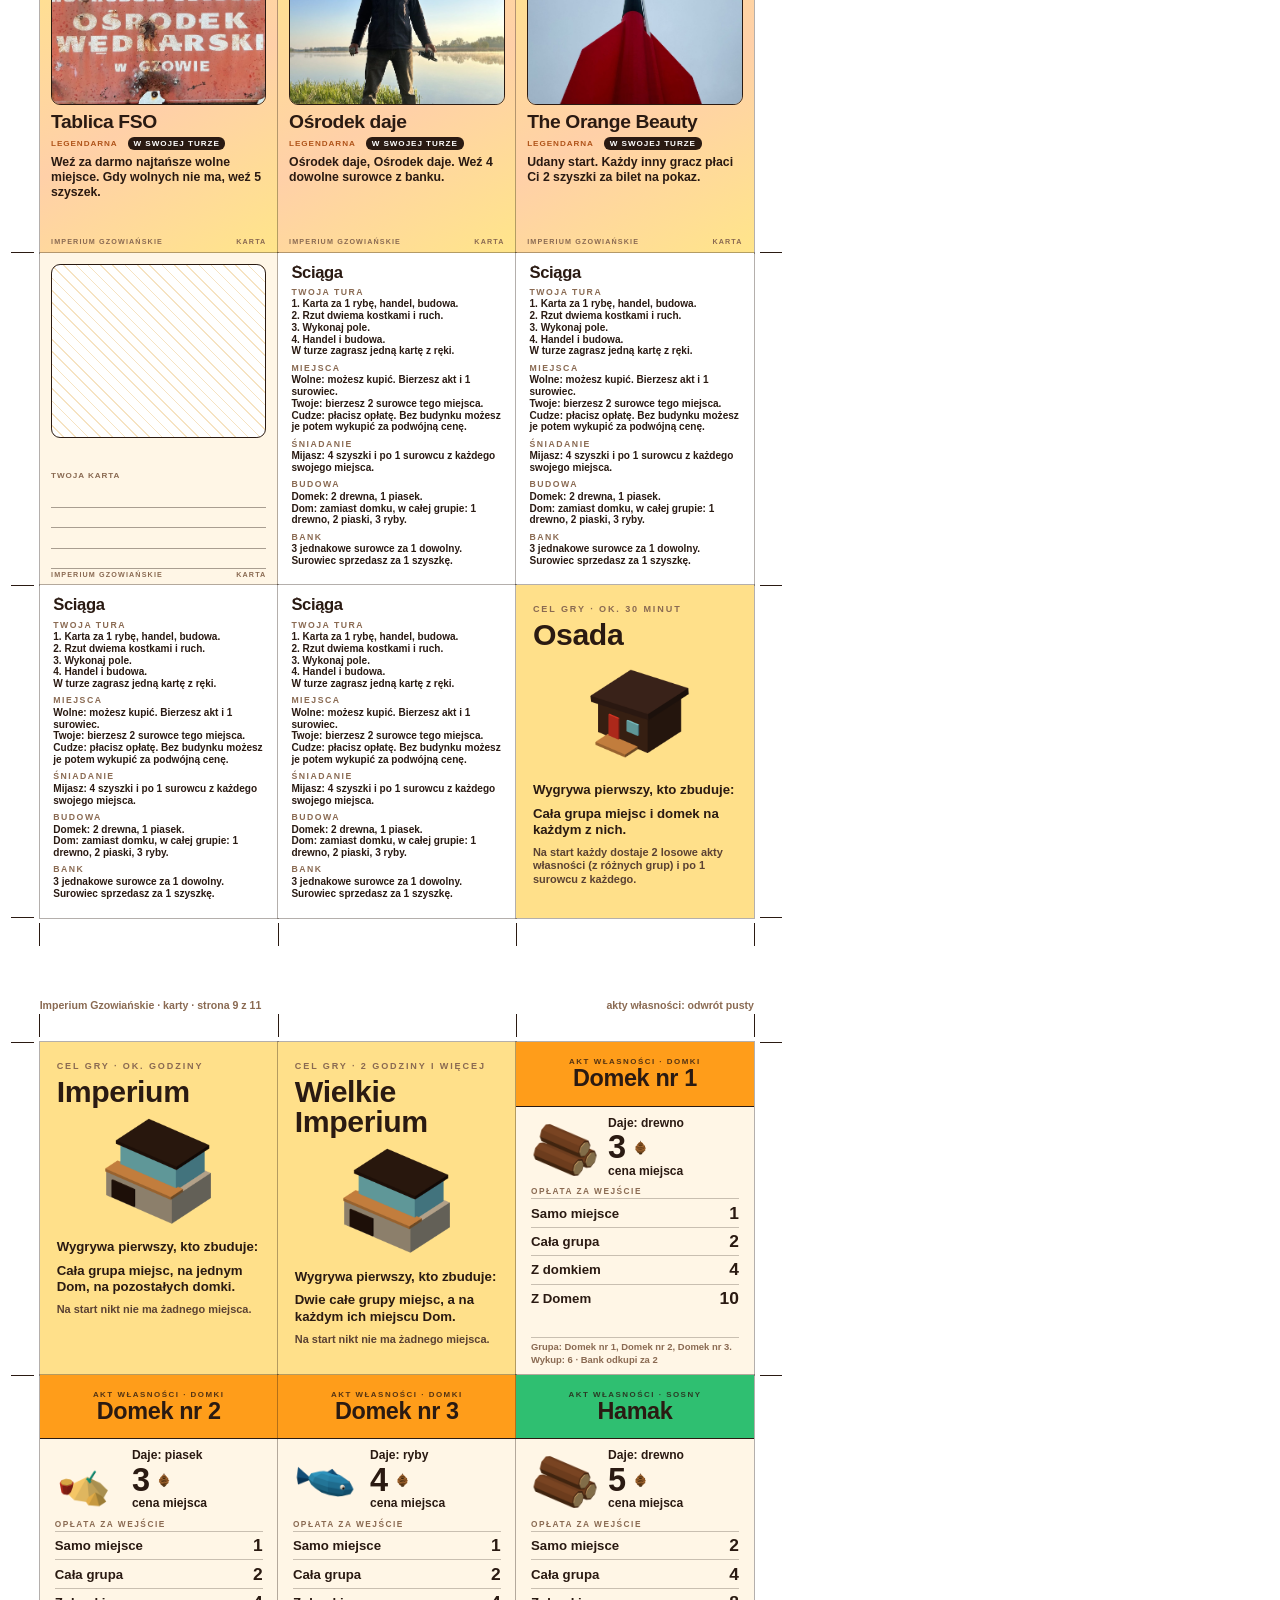
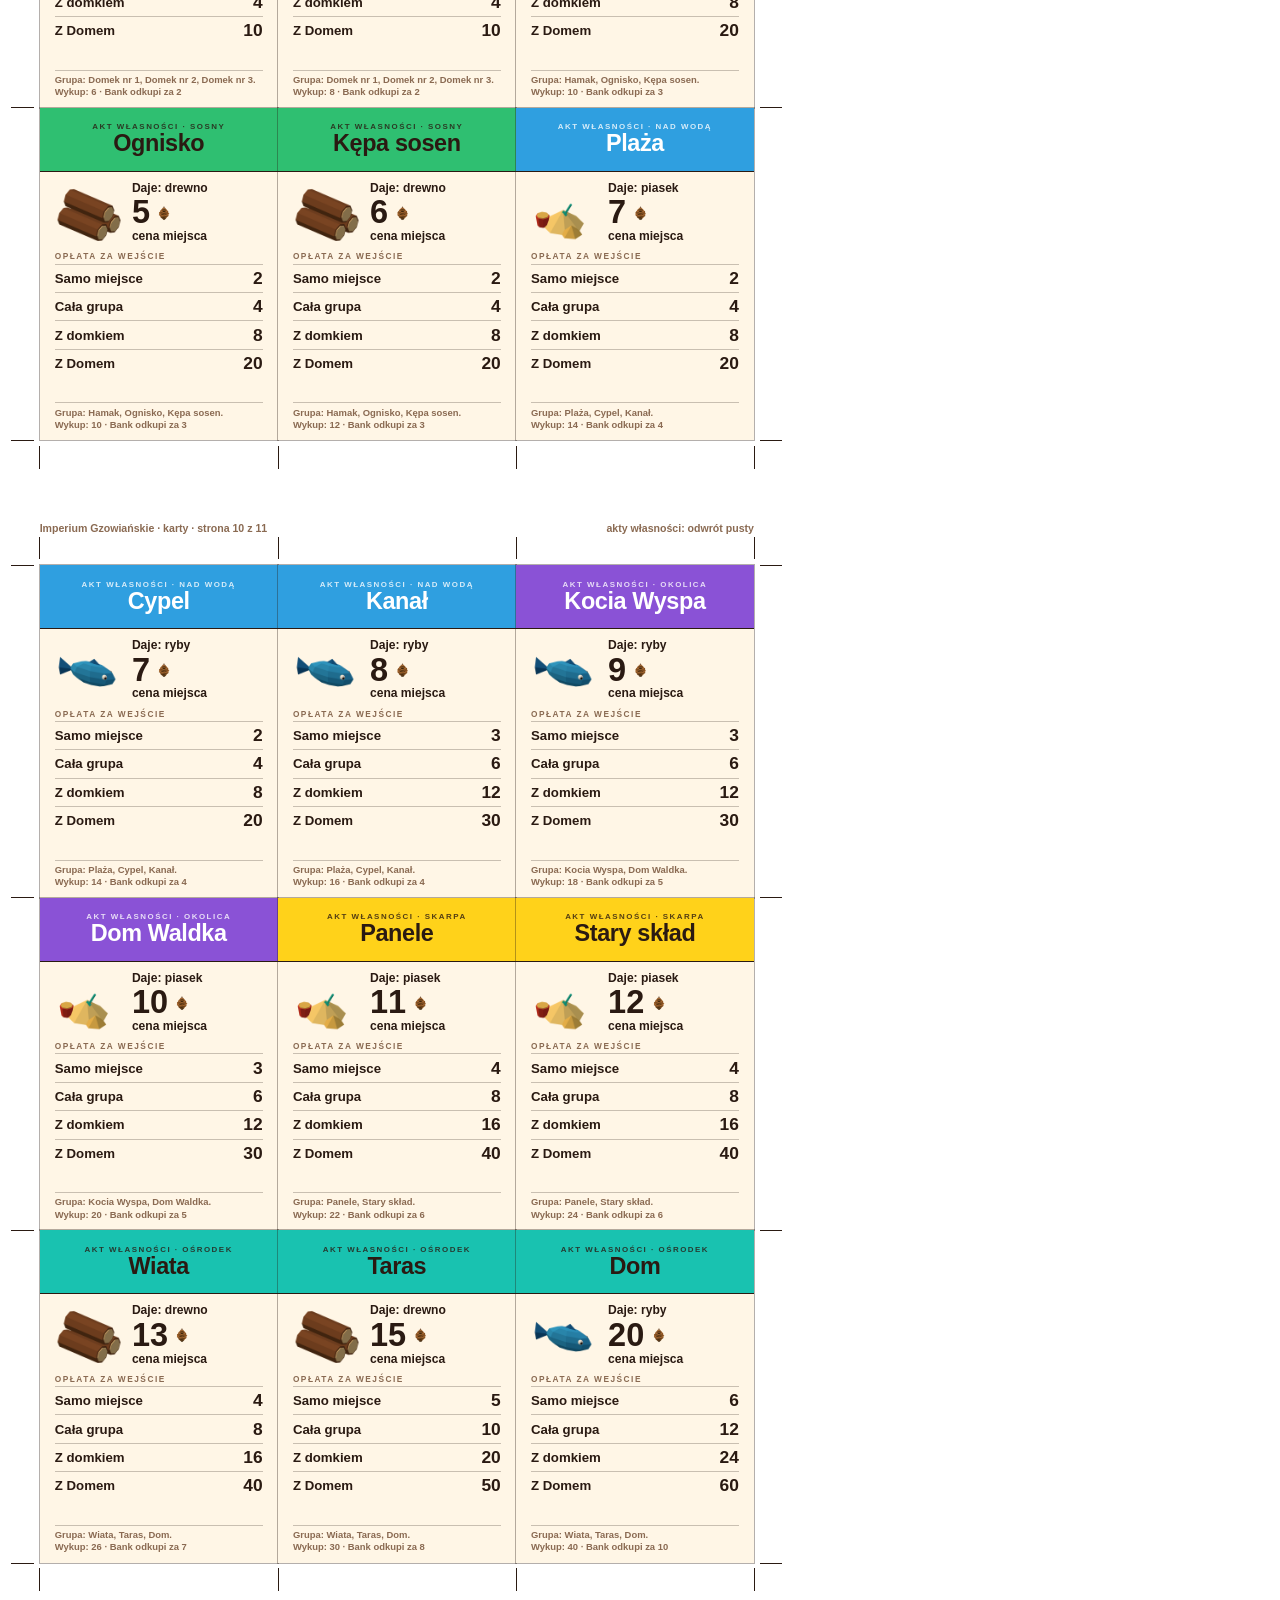
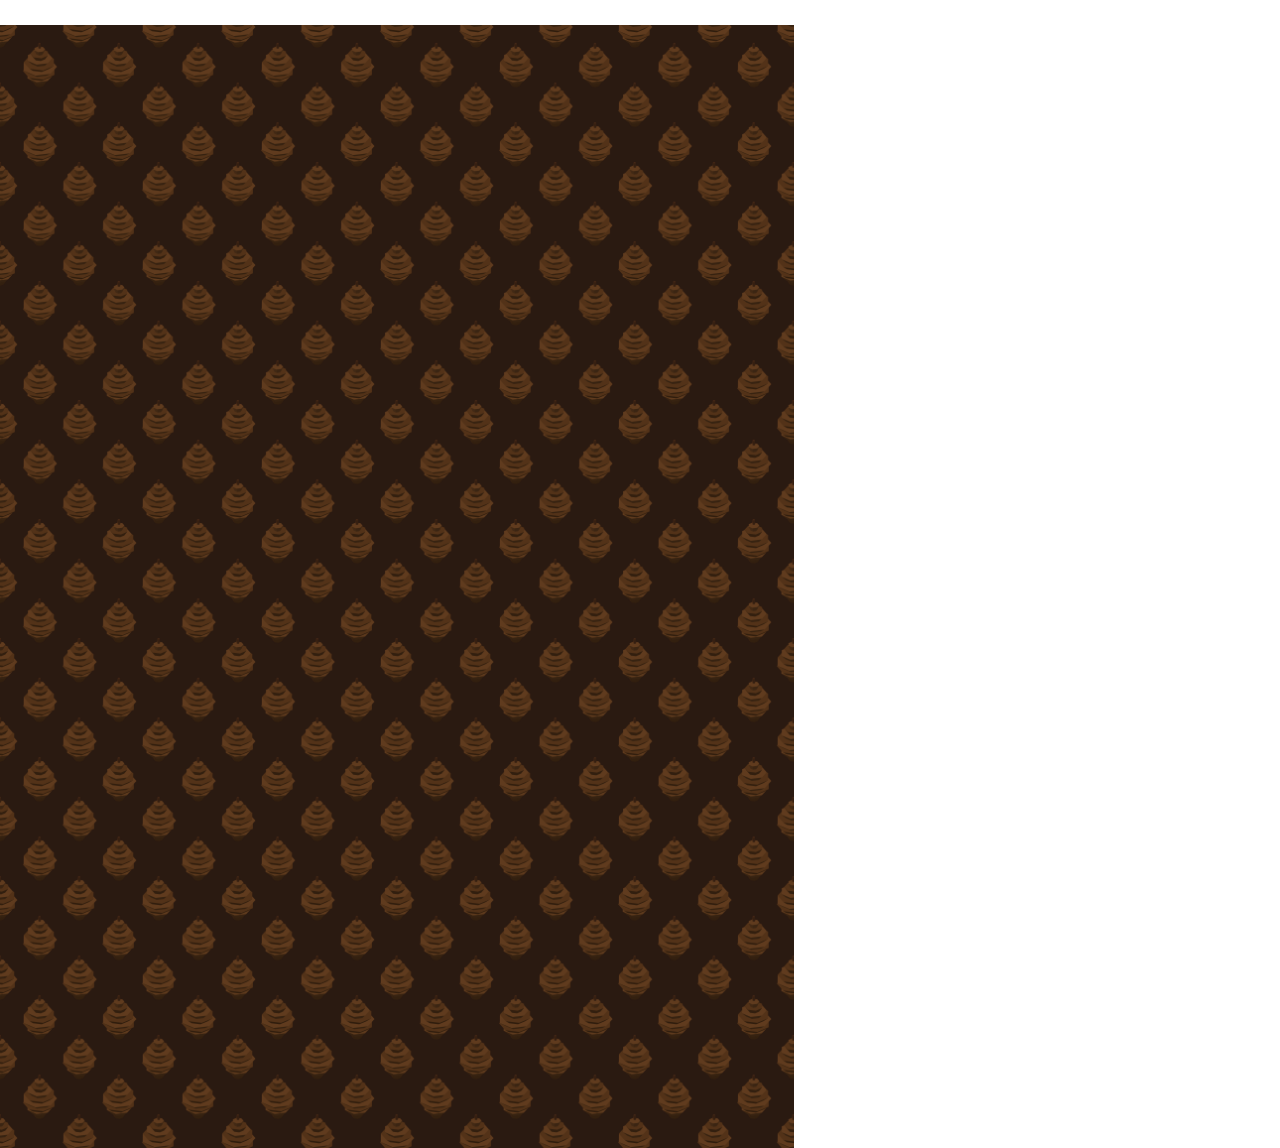
<file: planszowka/druk/karty.html>
<!doctype html>
<!-- Imperium Gzowianskie board game: all cards on A4 sheets (9 per sheet, 63 x 88 mm), built from gra.mjs. Last page is the back for action cards. -->
<html lang="pl">
<head>
<meta charset="utf-8">
<title>Imperium Gzowiańskie: karty</title>
<style>
@page{size:A4;margin:0}
:root{--ink:#2a1a12;--cream:#fff6e6;--soft:#f6e3c2;--mute:#8a6a52;--font:ui-rounded,"SF Pro Rounded",-apple-system,"Helvetica Neue",Arial,sans-serif}
*{box-sizing:border-box;-webkit-print-color-adjust:exact;print-color-adjust:exact}
html,body{margin:0;padding:0;background:#fff;font-family:var(--font);color:var(--ink)}
.sheet{position:relative;width:210mm;height:297mm;page-break-after:always;overflow:hidden}
.sheet:last-child{page-break-after:auto}
.grid{position:absolute;left:10.5mm;top:16.5mm;width:189mm;height:264mm;display:grid;grid-template-columns:repeat(3,63mm);grid-template-rows:repeat(3,88mm)}
.mark{position:absolute;background:var(--ink)}
.foot{position:absolute;left:10.5mm;right:10.5mm;top:5mm;font-size:2.8mm;font-weight:700;color:var(--mute);display:flex;justify-content:space-between}
.c{position:relative;width:63mm;height:88mm;padding:3mm;background:var(--cream);outline:.15mm solid rgba(42,26,18,.35);outline-offset:-.075mm;overflow:hidden}
.c.rzadka{background:#dcecff}
.c.legendarna{background:linear-gradient(150deg,#ffe58a,#ffd0a8 55%,#ffe58a)}
.c .ph{display:block;width:57mm;height:46mm;object-fit:cover;border-radius:2.4mm;border:.35mm solid var(--ink);background:var(--soft)}
.c h4{margin:1.9mm 0 0;font-size:5.1mm;line-height:1;font-weight:900;letter-spacing:-.1mm}
.c .tags{display:flex;gap:1.2mm;margin:1.3mm 0 1.4mm;font-size:2.15mm;font-weight:800;letter-spacing:.25mm;text-transform:uppercase}
.c .tags span{padding:.55mm 1.5mm;border-radius:1.6mm;background:var(--ink);color:#fff}
.c .tags span.r{background:transparent;color:var(--mute);padding-left:0}
.c.rzadka .tags span.r{color:#2f6fd6}
.c.legendarna .tags span.r{color:#b0541a}
.c .tx{height:23mm;font-size:3.25mm;line-height:1.22;font-weight:600;overflow:hidden}
.c .sig{position:absolute;left:3mm;right:3mm;bottom:1.7mm;font-size:1.9mm;font-weight:800;letter-spacing:.3mm;text-transform:uppercase;color:var(--mute);display:flex;justify-content:space-between}
.c.blank .ph{background:repeating-linear-gradient(45deg,#fff,#fff 2mm,var(--soft) 2mm,var(--soft) 2.3mm)}
.c.blank .ln{height:5.4mm;border-bottom:.25mm solid rgba(42,26,18,.4)}
.d{padding:0}
.d .band{height:17mm;display:flex;flex-direction:column;align-items:center;justify-content:center;border-bottom:.4mm solid var(--ink)}
.d .band small{font-size:2.1mm;font-weight:800;letter-spacing:.4mm;text-transform:uppercase;opacity:.8}
.d .band b{font-size:6.2mm;font-weight:900;line-height:1.05;letter-spacing:-.1mm}
.d .top{display:flex;align-items:center;gap:2.4mm;padding:1.8mm 4mm .4mm}
.d .top img{width:18mm;height:18mm;flex:none}
.d .top div{font-size:3.2mm;font-weight:700;line-height:1.3}
.d .top div b{font-weight:900}
.d .top .pr{display:flex;align-items:center;gap:.6mm;font-size:8.6mm;font-weight:900;line-height:1}
.d .top .pr img{width:6.4mm;height:6.4mm}
.d table{width:55mm;margin:.8mm 4mm 0;border-collapse:collapse;font-size:3.5mm;font-weight:700}
.d td{padding:.85mm 0;border-top:.25mm solid rgba(42,26,18,.25)}
.d td:last-child{text-align:right;font-weight:900;font-size:4.6mm}
.d caption{caption-side:top;text-align:left;font-size:2.2mm;font-weight:800;letter-spacing:.4mm;text-transform:uppercase;color:var(--mute);padding-bottom:.6mm}
.d .grp{position:absolute;left:4mm;right:4mm;bottom:1.8mm;height:8.2mm;font-size:2.5mm;line-height:1.3;font-weight:700;color:var(--mute);border-top:.25mm solid rgba(42,26,18,.25);padding-top:.8mm;overflow:hidden}
.h{padding:3.2mm 3.6mm;background:#fff}
.h h4{font-size:4.4mm;margin:0 0 .6mm}
.h h5{margin:1.5mm 0 .4mm;font-size:2.3mm;font-weight:800;letter-spacing:.4mm;text-transform:uppercase;color:var(--mute)}
.h p{margin:0;font-size:2.66mm;line-height:1.17;font-weight:600}
.h p b{font-weight:900}
.h .box{height:81mm;overflow:hidden}
.g{padding:5mm 4.5mm;display:flex;flex-direction:column;background:#ffe08a}
.g small{font-size:2.4mm;font-weight:800;letter-spacing:.5mm;text-transform:uppercase;color:var(--mute)}
.g h4{font-size:8mm;margin:1.5mm 0 1mm;line-height:.98}
.g .time{font-size:3.6mm;font-weight:800;margin-bottom:3.4mm}
.g img{width:30mm;height:30mm;align-self:center;margin:1mm 0 3mm}
.g p{margin:0 0 2mm;font-size:3.5mm;line-height:1.24;font-weight:700}
.g p.s{font-size:2.9mm;font-weight:600;color:#5b4233}
.back{position:absolute;inset:0;background-color:var(--ink);background-image:url(../art/ikony/szyszka.png),url(../art/ikony/szyszka.png);background-size:21mm 21mm,21mm 21mm;background-position:0 0,10.5mm 10.5mm;background-repeat:repeat}
.back::after{content:"";position:absolute;inset:0;background:rgba(42,26,18,.55)}
</style>
</head>
<body>
<script type="module">
import { FIELDS, GROUPS, RES, RULES, MODES, CARDS, COPIES, RARITY, WHEN, feeOf, groupFields } from '../gra.mjs'
const LIGHT = new Set(['woda', 'okolica'])
const ICON = n => `../art/ikony/${n}.png`
const esc = s => String(s).replace(/[&<>]/g, c => ({ '&': '&amp;', '<': '&lt;', '>': '&gt;' }[c]))
const action = c => `<div class="c ${c.rarity}"><img class="ph" src="../foto/${c.id}.jpg" alt=""><h4>${esc(c.name)}</h4><div class="tags"><span class="r">${RARITY[c.rarity]}</span><span>${WHEN[c.when]}</span></div><div class="tx" data-fit="${c.id}">${esc(c.text)}</div><div class="sig"><span>Imperium Gzowiańskie</span><span>karta</span></div></div>`
const blank = () => `<div class="c blank"><div class="ph"></div><h4>&nbsp;</h4><div class="tags"><span class="r">Twoja karta</span></div><div class="tx"><div class="ln"></div><div class="ln"></div><div class="ln"></div><div class="ln"></div></div><div class="sig"><span>Imperium Gzowiańskie</span><span>karta</span></div></div>`
const deed = (f, i) => {
  const g = GROUPS[f.group], mates = groupFields(f.group).map(j => FIELDS[j].name).join(', ')
  return `<div class="c d"><div class="band" style="background:${g.color};color:${LIGHT.has(f.group) ? '#fff' : 'var(--ink)'}"><small>Akt własności · ${esc(g.name)}</small><b>${esc(f.name)}</b></div>
<div class="top"><img src="${ICON(f.res)}" alt=""><div>Daje: <b>${RES[f.res].name.toLowerCase()}</b><div class="pr">${f.price}<img src="${ICON('szyszka')}" alt=""></div>cena miejsca</div></div>
<table><caption>Opłata za wejście</caption><tr><td>Samo miejsce</td><td>${feeOf(f, 0, false)}</td></tr><tr><td>Cała grupa</td><td>${feeOf(f, 0, true)}</td></tr><tr><td>Z domkiem</td><td>${feeOf(f, 1, true)}</td></tr><tr><td>Z Domem</td><td>${feeOf(f, 2, true)}</td></tr></table>
<div class="grp" data-fit="akt-${f.id}">Grupa: ${esc(mates)}.<br>Wykup: ${f.price * RULES.buyout} · Bank odkupi za ${Math.ceil(f.price / 2)}</div></div>`
}
const help = () => `<div class="c h"><div class="box" data-fit="sciaga"><h4>Ściąga</h4>
<h5>Twoja tura</h5><p><b>1.</b> Karta za 1 rybę, handel, budowa.<br><b>2.</b> Rzut dwiema kostkami i ruch.<br><b>3.</b> Wykonaj pole.<br><b>4.</b> Handel i budowa.<br>W turze zagrasz jedną kartę z ręki.</p>
<h5>Miejsca</h5><p><b>Wolne:</b> możesz kupić. Bierzesz akt i 1 surowiec.<br><b>Twoje:</b> bierzesz ${RULES.ownLanding} surowce tego miejsca.<br><b>Cudze:</b> płacisz opłatę. Bez budynku możesz je potem wykupić za podwójną cenę.</p>
<h5>Śniadanie</h5><p>Mijasz: ${RULES.salary} szyszki i po 1 surowcu z każdego swojego miejsca.</p>
<h5>Budowa</h5><p><b>Domek:</b> ${RULES.cabin.drewno} drewna, ${RULES.cabin.piasek} piasek.<br><b>Dom:</b> zamiast domku, w całej grupie: ${RULES.house.drewno} drewno, ${RULES.house.piasek} piaski, ${RULES.house.ryby} ryby.</p>
<h5>Bank</h5><p>${RULES.bankTrade} jednakowe surowce za 1 dowolny. Surowiec sprzedasz za ${RULES.sellRes} szyszkę.</p></div></div>`
const goal = m => `<div class="c g"><small>Cel gry · ${esc(m.time)}</small><h4>${esc(m.name)}</h4><img src="${ICON(m.houses ? 'dom' : 'domek')}" alt=""><p>Wygrywa pierwszy, kto zbuduje:</p><p>${esc(m.goal)}</p><p class="s">${m.deal ? `Na start każdy dostaje ${m.deal} losowe akty własności (z różnych grup) i po 1 surowcu z każdego.` : 'Na start nikt nie ma żadnego miejsca.'}</p></div>`

const fronts = [...CARDS.flatMap(c => Array(COPIES[c.rarity]).fill(action(c))), blank(), ...Array(4).fill(help()), ...Object.values(MODES).map(goal), ...FIELDS.map((f, i) => [f, i]).filter(([f]) => f.type === 'place').map(([f, i]) => deed(f, i))]
const marks = () => { let m = ''; for (let k = 0; k <= 3; k++) { const x = 10.5 + k * 63, y = 16.5 + k * 88; m += `<i class="mark" style="left:${x - .075}mm;top:9mm;width:.15mm;height:6mm"></i><i class="mark" style="left:${x - .075}mm;top:282mm;width:.15mm;height:6mm"></i><i class="mark" style="top:${y - .075}mm;left:3mm;height:.15mm;width:6mm"></i><i class="mark" style="top:${y - .075}mm;left:201mm;height:.15mm;width:6mm"></i>` } return m }
let html = ''
const pages = Math.ceil(fronts.length / 9)
for (let p = 0; p < pages; p++) html += `<div class="sheet"><div class="foot"><span>Imperium Gzowiańskie · karty · strona ${p + 1} z ${pages + 1}</span><span>${p < 8 ? 'karty akcji: na odwrocie wydrukuj ostatnią stronę' : 'akty własności: odwrót pusty'}</span></div>${marks()}<div class="grid">${fronts.slice(p * 9, p * 9 + 9).join('')}</div></div>`
html += `<div class="sheet"><div class="back"></div></div>`
document.body.insertAdjacentHTML('afterbegin', html)
window.cardCount = fronts.length
await Promise.all([...document.images].map(im => im.decode().catch(() => {})))
window.ready = true
</script>
</body>
</html>
</file>
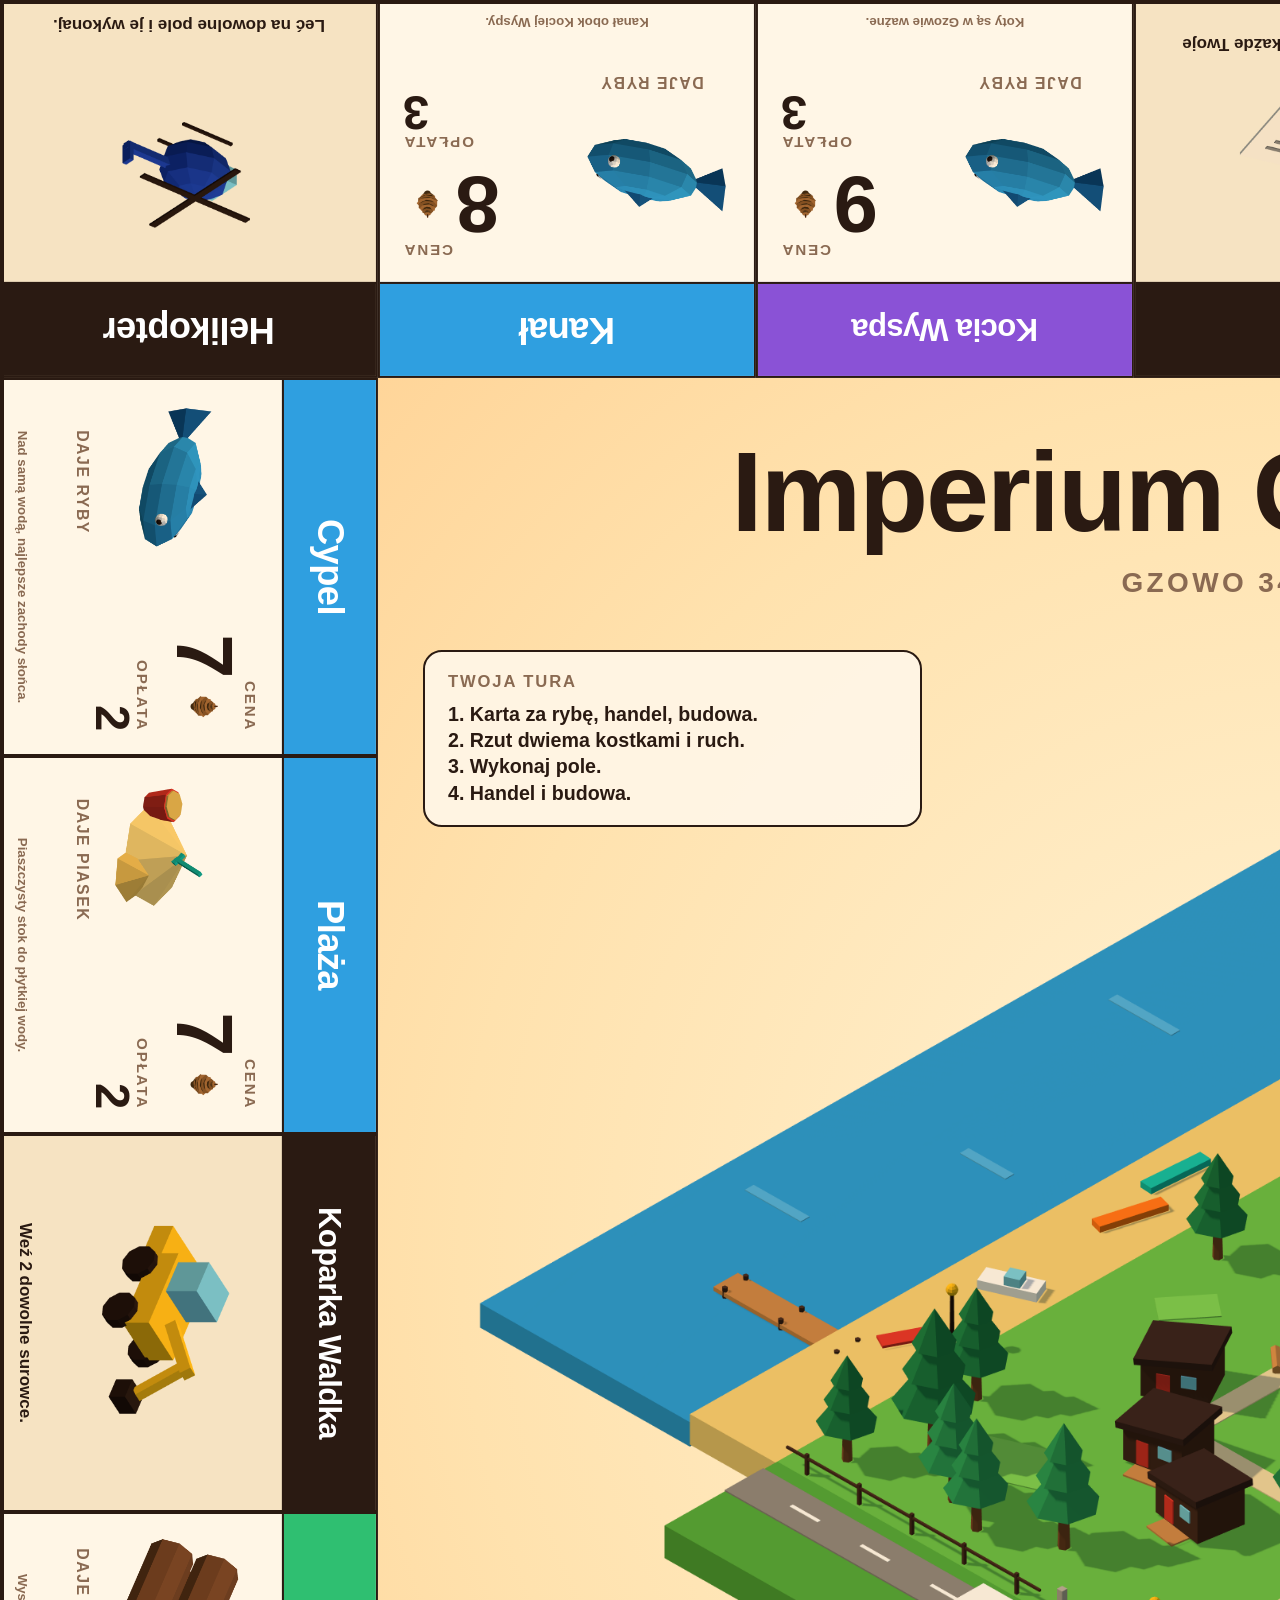
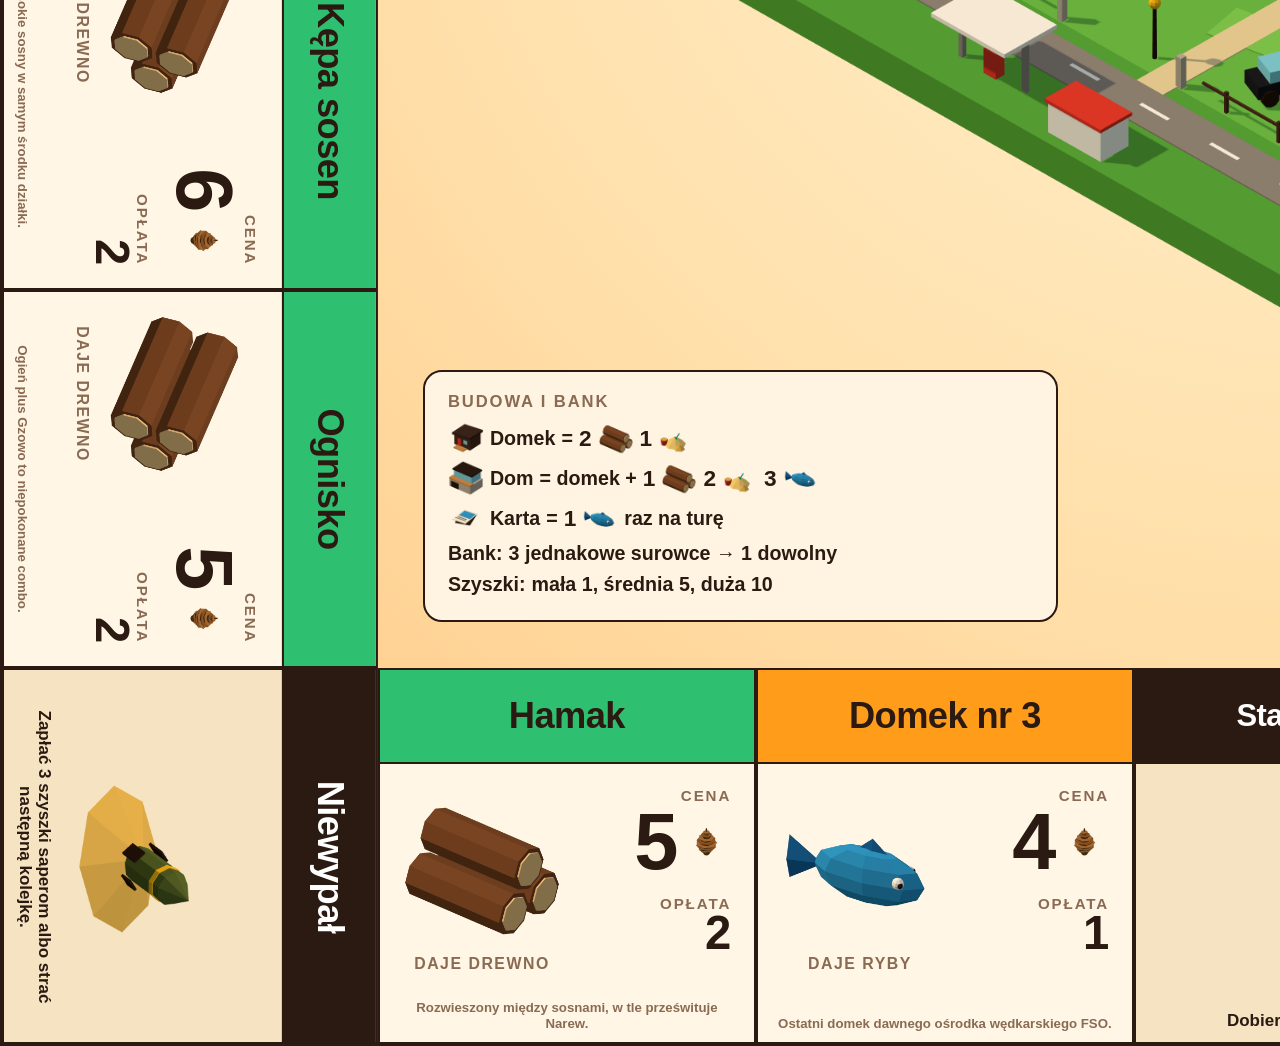
<file: planszowka/druk/plansza.html>
<!doctype html>
<!-- Imperium Gzowianskie board game: the 700 x 700 mm board for a plotter, built from gra.mjs. -->
<html lang="pl">
<head>
<meta charset="utf-8">
<title>Imperium Gzowiańskie: plansza</title>
<style>
@page{size:700mm 700mm;margin:0}
:root{--ink:#2a1a12;--cream:#fff6e6;--soft:#f6e3c2;--mute:#8a6a52;--font:ui-rounded,"SF Pro Rounded",-apple-system,"Helvetica Neue",Arial,sans-serif}
*{box-sizing:border-box;-webkit-print-color-adjust:exact;print-color-adjust:exact}
html,body{margin:0;padding:0;background:#fff}
#board{position:relative;width:700mm;height:700mm;background:var(--cream);font-family:var(--font);color:var(--ink);overflow:hidden}
#mid{position:absolute;left:100mm;top:100mm;width:500mm;height:500mm;background:radial-gradient(circle at 50% 46%,#fff3d6 0,#ffe2ae 62%,#ffd294 100%);overflow:hidden}
#mid img.plot{position:absolute;left:8mm;top:86mm;width:484mm}
#mid h1{position:absolute;left:0;right:0;top:15mm;margin:0;text-align:center;font-size:30mm;line-height:1;font-weight:900;letter-spacing:-.6mm}
#mid h2{position:absolute;left:0;right:0;top:50mm;margin:0;text-align:center;font-size:7.4mm;font-weight:700;color:var(--mute);letter-spacing:.9mm;text-transform:uppercase}
.note{position:absolute;background:rgba(255,246,230,.94);border:.7mm solid var(--ink);border-radius:5mm;padding:5mm 6mm;font-size:5.2mm;line-height:1.34;font-weight:600}
.note h3{margin:0 0 2mm;font-size:4.4mm;letter-spacing:.5mm;text-transform:uppercase;color:var(--mute);font-weight:800}
.note b{font-weight:900}
.note .row{display:flex;align-items:center;gap:1.6mm;margin:1.1mm 0;white-space:nowrap}
.note .row img{width:9.5mm;height:9.5mm;flex:none}
.note .row i{font-style:normal;font-weight:900;font-size:6mm}
.deck{position:absolute;width:65mm;height:90mm;border:.9mm dashed var(--ink);border-radius:4.5mm;display:flex;flex-direction:column;align-items:center;justify-content:center;gap:2mm;font-weight:800;font-size:5.4mm;color:var(--mute);background:rgba(255,246,230,.7)}
.deck img{width:26mm;opacity:.85}
.f{position:absolute;width:100mm;height:100mm;border:.6mm solid var(--ink);background:var(--cream);overflow:hidden}
.f .band{position:absolute;left:0;top:0;right:0;height:25mm;border-bottom:.6mm solid var(--ink);display:flex;align-items:center;justify-content:center;text-align:center;font-weight:900;font-size:9.6mm;line-height:1;letter-spacing:-.15mm;padding:0 3mm}
.f .band.long{font-size:8.2mm}
.f .res{position:absolute;left:5mm;top:30mm;width:44mm;height:44mm}
.f .gives{position:absolute;left:5mm;top:75.5mm;width:44mm;text-align:center;font-size:4.2mm;font-weight:800;color:var(--mute);text-transform:uppercase;letter-spacing:.4mm}
.f .nums{position:absolute;right:6mm;top:31mm;width:42mm;text-align:right}
.f .nums small{display:block;font-size:4mm;font-weight:800;letter-spacing:.5mm;text-transform:uppercase;color:var(--mute);margin-bottom:-.6mm}
.f .nums .price{display:flex;align-items:center;justify-content:flex-end;gap:1mm;font-size:21mm;font-weight:900;line-height:1;margin-bottom:3.6mm}
.f .nums .price img{width:13mm;height:13mm}
.f .nums .fee{font-size:12.5mm;font-weight:900;line-height:1}
.f .lore{position:absolute;left:4mm;right:4mm;bottom:3.2mm;text-align:center;font-size:3.5mm;line-height:1.2;font-weight:600;color:var(--mute)}
.f.sp{background:var(--soft)}
.f.sp .band{background:var(--ink);color:#fff}
.f.sp .pic{position:absolute;left:21mm;top:26.5mm;width:58mm;height:58mm}
.f.sp .rule{position:absolute;left:4mm;right:4mm;bottom:3.4mm;text-align:center;font-size:4.5mm;line-height:1.16;font-weight:800}
.f.start{background:#ffe08a}
.f.start .rule{bottom:3mm}
.f.start .go{position:absolute;right:4mm;top:29mm;font-size:6mm;font-weight:900;letter-spacing:.3mm}
#frame{position:absolute;inset:0;border:1.2mm solid var(--ink);pointer-events:none}
</style>
</head>
<body>
<div id="board"></div>
<script type="module">
import { FIELDS, GROUPS, RES, RULES, MODES } from '../gra.mjs'
const LIGHT = new Set(['woda', 'okolica'])
const ICON = n => `../art/ikony/${n}.png`
const RULE = {
  start: `Mijasz: ${RULES.salary} szyszki i zbiory. Stajesz tutaj: jeszcze ${RULES.startExact}.`,
  moya: 'Dobierz kartę za darmo.',
  niewypal: `Zapłać ${RULES.saperzy} szyszki saperom albo strać następną kolejkę.`,
  koparka: `Weź ${RULES.koparka} dowolne surowce.`,
  heli: 'Leć na dowolne pole i je wykonaj.',
  wojt: `Podatek: ${RULES.wojtPerPlace} szyszka za każde Twoje miejsce.`,
  rakieta: `Rzuć kostką. 1: płacisz ${-RULES.rakieta[0]}. Inaczej bierzesz tyle szyszek.`,
  grad: `Zapłać ${RULES.gradCabin} szyszki za każdy swój domek i ${RULES.gradHouse} za Dom.`,
}
const cell = i => { const side = Math.floor(i / 6), k = i % 6; return side === 0 ? [6 - k, 6, 0] : side === 1 ? [0, 6 - k, 90] : side === 2 ? [k, 0, 180] : [6, k, 270] }
const board = document.getElementById('board')
let html = `<div id="mid"><img class="plot" src="../art/dzialka.png" alt=""><h1>Imperium Gzowiańskie</h1><h2>Gzowo 34 nad Narwią</h2>
<div class="note" style="left:12mm;top:72mm;width:132mm"><h3>Twoja tura</h3><b>1.</b> Karta za rybę, handel, budowa.<br><b>2.</b> Rzut dwiema kostkami i ruch.<br><b>3.</b> Wykonaj pole.<br><b>4.</b> Handel i budowa.</div>
<div class="note" style="right:12mm;top:72mm;width:116mm"><h3>Opłata za wejście</h3>Samo miejsce: liczba z pola.<br>Cała grupa: <b>×${RULES.feeGroup}</b><br>Domek: <b>×${RULES.feeCabin}</b> &nbsp; Dom: <b>×${RULES.feeHouse}</b></div>
<div class="note" style="left:12mm;bottom:12mm;width:168mm"><h3>Budowa i bank</h3>
<div class="row"><img src="${ICON('domek')}"><b>Domek</b> = <i>${RULES.cabin.drewno}</i><img src="${ICON('drewno')}"><i>${RULES.cabin.piasek}</i><img src="${ICON('piasek')}"></div>
<div class="row"><img src="${ICON('dom')}"><b>Dom</b> = domek + <i>${RULES.house.drewno}</i><img src="${ICON('drewno')}"><i>${RULES.house.piasek}</i><img src="${ICON('piasek')}"><i>${RULES.house.ryby}</i><img src="${ICON('ryby')}"></div>
<div class="row"><img src="${ICON('karta')}"><b>Karta</b> = <i>1</i><img src="${ICON('ryby')}"> raz na turę</div>
<div class="row"><b>Bank:</b> ${RULES.bankTrade} jednakowe surowce → 1 dowolny</div>
<div class="row"><b>Szyszki:</b> mała 1, średnia 5, duża 10</div></div>
<div class="deck" style="right:84mm;bottom:12mm"><img src="${ICON('karta')}">Karty</div>
<div class="deck" style="right:12mm;bottom:12mm">Odrzucone</div></div>`
FIELDS.forEach((f, i) => {
  const [c, r, rot] = cell(i), pos = `left:${c * 100}mm;top:${r * 100}mm;transform:rotate(${rot}deg)`
  if (f.type === 'place') {
    const g = GROUPS[f.group]
    html += `<div class="f" style="${pos}"><div class="band${f.name.length > 10 ? ' long' : ''}" style="background:${g.color};color:${LIGHT.has(f.group) ? '#fff' : 'var(--ink)'}">${f.name}</div><img class="res" src="${ICON(f.res)}" alt=""><div class="gives">daje ${RES[f.res].name.toLowerCase()}</div><div class="nums"><small>Cena</small><div class="price">${f.price}<img src="${ICON('szyszka')}" alt=""></div><small>Opłata</small><div class="fee">${f.fee}</div></div><div class="lore">${f.lore}</div></div>`
  } else {
    html += `<div class="f sp${f.type === 'start' ? ' start' : ''}" style="${pos}"><div class="band${f.name.length > 10 ? ' long' : ''}">${f.name}</div><img class="pic" src="${ICON(f.type)}" alt="">${f.type === 'start' ? '<div class="go">← START</div>' : ''}<div class="rule">${RULE[f.type]}</div></div>`
  }
})
board.innerHTML = html + '<div id="frame"></div>'
await Promise.all([...document.images].map(im => im.decode().catch(() => {})))
window.ready = true
</script>
</body>
</html>
</file>
